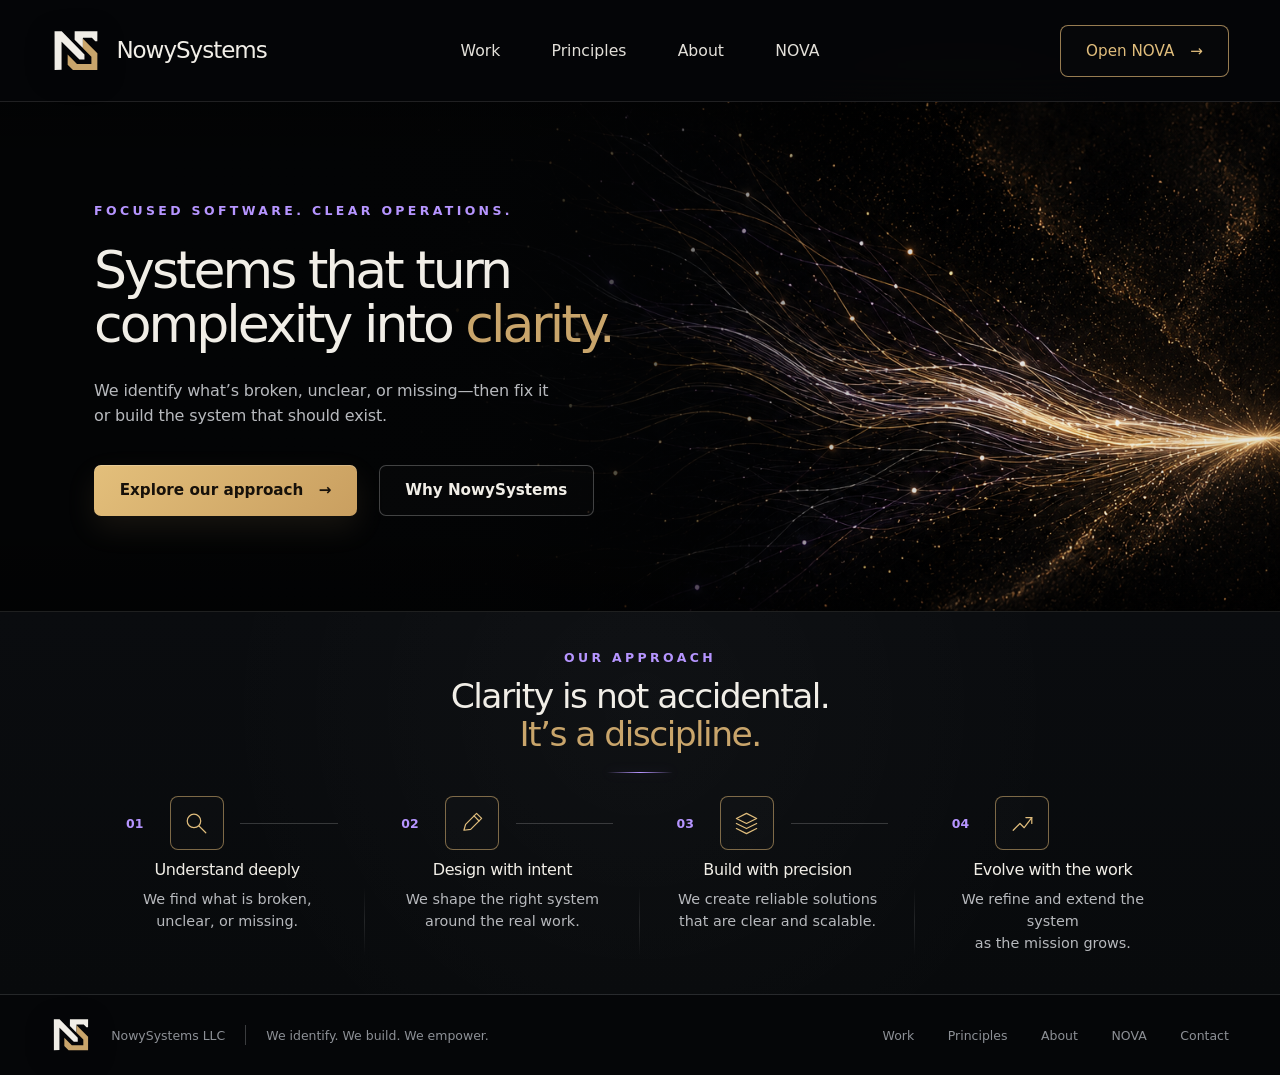
<file: index.html>
<!DOCTYPE html>
<html lang="en">
<head>
  <meta charset="UTF-8" />
  <meta name="viewport" content="width=device-width, initial-scale=1.0" />
  <title>NowySystems | Systems that turn complexity into clarity</title>
  <meta name="description" content="NowySystems identifies operational problems, fixes what is broken, and builds focused software systems that make complex work clearer." />
  <meta name="theme-color" content="#050608" />
  <meta name="color-scheme" content="dark" />
  <link rel="icon" href="assets/favicon.svg" type="image/svg+xml" />
  <link rel="preload" href="assets/hero-art.png" as="image" />
  <link rel="preload" href="assets/nowysystems-mark-approved-exact.svg" as="image" />
  <link rel="stylesheet" href="styles.css" />
</head>
<body>
  <header class="site-header">
    <a class="brand" href="#top" aria-label="NowySystems home">
      <img class="brand-mark" src="assets/nowysystems-mark-approved-exact.svg" alt="" width="44" height="48" />
      <span class="brand-wordmark">NowySystems</span>
    </a>

    <nav class="top-nav" aria-label="Primary navigation">
      <a href="#work">Work</a>
      <a href="#principles">Principles</a>
      <a href="#about">About</a>
      <a href="/nova/">NOVA</a>
    </nav>

    <a class="header-cta" href="/nova/">Open NOVA <span aria-hidden="true">→</span></a>
  </header>

  <main id="top">
    <section class="hero" id="work" aria-labelledby="hero-title">
      <img
        class="hero-art"
        src="assets/hero-art.png"
        alt=""
        width="1536"
        height="1024"
        aria-hidden="true"
        fetchpriority="high"
      />
      <div class="hero-copy">
        <p class="eyebrow">Focused software. Clear operations.</p>
        <h1 id="hero-title">Systems that turn<br />complexity into <span>clarity.</span></h1>
        <p class="hero-text">
          We identify what’s broken, unclear, or missing—then fix it<br class="desktop-break" />
          or build the system that should exist.
        </p>
        <div class="hero-actions">
          <a class="button primary" href="#principles">Explore our approach <span aria-hidden="true">→</span></a>
          <a class="button secondary" href="#about">Why NowySystems</a>
        </div>
      </div>
    </section>

    <section class="approach" id="principles" aria-labelledby="approach-title">
      <div class="approach-heading">
        <p class="eyebrow">Our approach</p>
        <h2 id="approach-title">Clarity is not accidental.<br /><span>It’s a discipline.</span></h2>
        <div class="heading-rule" aria-hidden="true"></div>
      </div>

      <div class="approach-grid">
        <article class="approach-card">
          <div class="step-row">
            <span class="step">01</span>
            <div class="icon-box" aria-hidden="true">
              <svg viewBox="0 0 32 32"><circle cx="13" cy="13" r="8"/><path d="m19 19 8 8"/></svg>
            </div>
            <span class="connector"></span>
          </div>
          <h3>Understand deeply</h3>
          <p>We find what is broken,<br />unclear, or missing.</p>
        </article>

        <article class="approach-card">
          <div class="step-row">
            <span class="step">02</span>
            <div class="icon-box" aria-hidden="true">
              <svg viewBox="0 0 32 32"><path d="m7 24 2-7L22 4l6 6-13 13-8 1Z"/><path d="m19 7 6 6"/></svg>
            </div>
            <span class="connector"></span>
          </div>
          <h3>Design with intent</h3>
          <p>We shape the right system<br />around the real work.</p>
        </article>

        <article class="approach-card">
          <div class="step-row">
            <span class="step">03</span>
            <div class="icon-box" aria-hidden="true">
              <svg viewBox="0 0 32 32"><path d="m4 10 12-6 12 6-12 6-12-6Z"/><path d="m4 16 12 6 12-6M4 22l12 6 12-6"/></svg>
            </div>
            <span class="connector"></span>
          </div>
          <h3>Build with precision</h3>
          <p>We create reliable solutions<br />that are clear and scalable.</p>
        </article>

        <article class="approach-card">
          <div class="step-row">
            <span class="step">04</span>
            <div class="icon-box" aria-hidden="true">
              <svg viewBox="0 0 32 32"><path d="M5 24 13 16l5 5 9-12"/><path d="M20 9h7v7"/></svg>
            </div>
          </div>
          <h3>Evolve with the work</h3>
          <p>We refine and extend the system<br />as the mission grows.</p>
        </article>
      </div>
    </section>
  </main>

  <footer class="site-footer" id="about">
    <div class="footer-brand">
      <img class="brand-mark" src="assets/nowysystems-mark-approved-exact.svg" alt="" width="44" height="48" />
      <span>NowySystems LLC</span>
      <span class="footer-divider" aria-hidden="true"></span>
      <span>We identify. We build. We empower.</span>
    </div>

    <nav class="footer-nav" aria-label="Footer navigation">
      <a href="#work">Work</a>
      <a href="#principles">Principles</a>
      <a href="#about">About</a>
      <a href="/nova/">NOVA</a>
      <a href="#top">Contact</a>
    </nav>
  </footer>
</body>
</html>
</file>
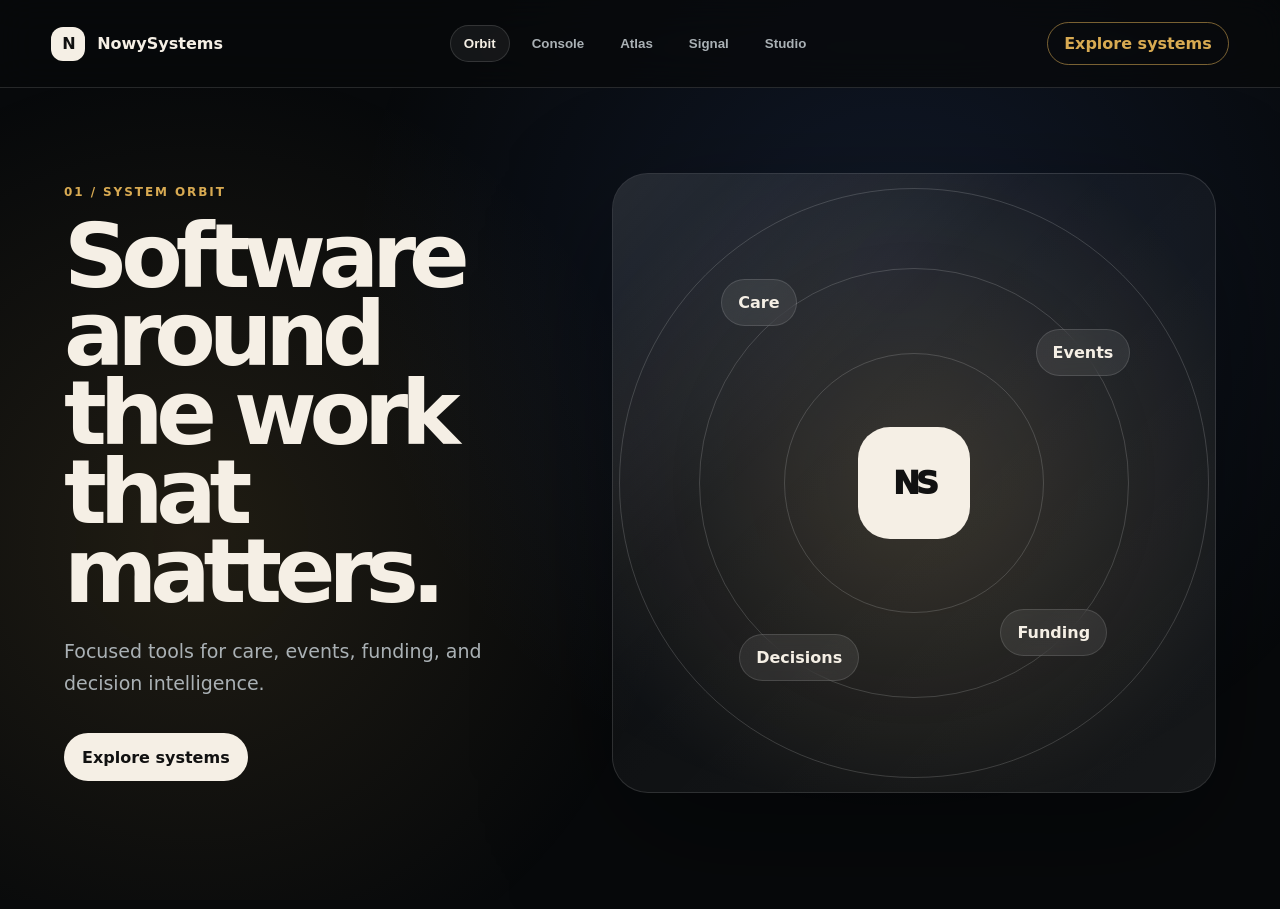
<file: concepts-v2/index.html>
<!DOCTYPE html>
<html lang="en">
<head>
  <meta charset="UTF-8" />
  <meta name="viewport" content="width=device-width, initial-scale=1.0" />
  <title>NowySystems Hero Concepts V2</title>
  <link rel="stylesheet" href="styles.css" />
</head>
<body>
  <header class="topbar">
    <a class="brand" href="/"><span>N</span>NowySystems</a>
    <nav>
      <button class="active" data-scene="0">Orbit</button>
      <button data-scene="1">Console</button>
      <button data-scene="2">Atlas</button>
      <button data-scene="3">Signal</button>
      <button data-scene="4">Studio</button>
    </nav>
    <a class="open" href="#principles">Explore systems</a>
  </header>

  <main>
    <section class="scene orbit active" data-panel="0">
      <div class="copy">
        <p>01 / System Orbit</p>
        <h1>Software around the work that matters.</h1>
        <span>Focused tools for care, events, funding, and decision intelligence.</span>
        <a href="#principles">Explore systems</a>
      </div>
      <div class="visual orbit-visual">
        <div class="core">NS</div>
        <div class="ring r1"></div><div class="ring r2"></div><div class="ring r3"></div>
        <b class="chip c1">Care</b><b class="chip c2">Events</b><b class="chip c3">Decisions</b><b class="chip c4">Funding</b>
      </div>
    </section>

    <section class="scene console" data-panel="1">
      <div class="copy">
        <p>02 / Product Console</p>
        <h1>One operating layer for focused software.</h1>
        <span>A modern studio surface for active demos and future systems.</span>
        <a href="#principles">Explore systems</a>
      </div>
      <div class="visual console-visual">
        <header><strong>NowySystems Console</strong><em>Live</em></header>
        <article class="primary"><b>Workflow suite</b><span>Care workflow demo route</span><small>Active MVP</small></article>
        <article><b>Bastion</b><span>Decision intelligence</span><small>Shaping</small></article>
        <article><b>Avora</b><span>Event operations</span><small>Future cycle</small></article>
        <article><b>DonorRoute</b><span>Funding workflow</span><small>Private preview</small></article>
      </div>
    </section>

    <section class="scene atlas" data-panel="2">
      <div class="copy">
        <p>03 / Workflow Atlas</p>
        <h1>Turn scattered work into systems people can use.</h1>
        <span>Clean, traceable flows without enterprise bloat.</span>
        <a href="#">Explore approach</a>
      </div>
      <div class="visual atlas-visual">
        <div class="path"></div>
        <i class="n intake">Intake</i><i class="n review">Review</i><i class="n route">Route</i><i class="n outcome">Outcome</i>
        <aside>Human review where it matters</aside>
      </div>
    </section>

    <section class="scene signal" data-panel="3">
      <div class="copy">
        <p>04 / Signal Surface</p>
        <h1>Less noise. Better work.</h1>
        <span>Bring the right signal forward so teams can act with confidence.</span>
        <a href="#">See principles</a>
      </div>
      <div class="visual signal-visual">
        <div class="wave"></div>
        <article><small>Input</small><b>Requests, forms, emails</b></article>
        <article><small>System</small><b>Review, route, track</b></article>
        <article><small>Outcome</small><b>Clear next action</b></article>
      </div>
    </section>

    <section class="scene studio" data-panel="4">
      <div class="copy wide">
        <p>05 / Studio Statement</p>
        <h1>Building software for the work generic platforms leave behind.</h1>
        <span>Founder-led. Workflow-first. Built for organizations doing important work.</span>
        <a href="#principles">Explore systems</a>
      </div>
      <div class="visual studio-visual"><span>Care</span><span>Events</span><span>Decisions</span><span>Funding</span><span>Support</span><span>Systems</span></div>
    </section>
  </main>

  <script src="script.js"></script>
</body>
</html>
</file>
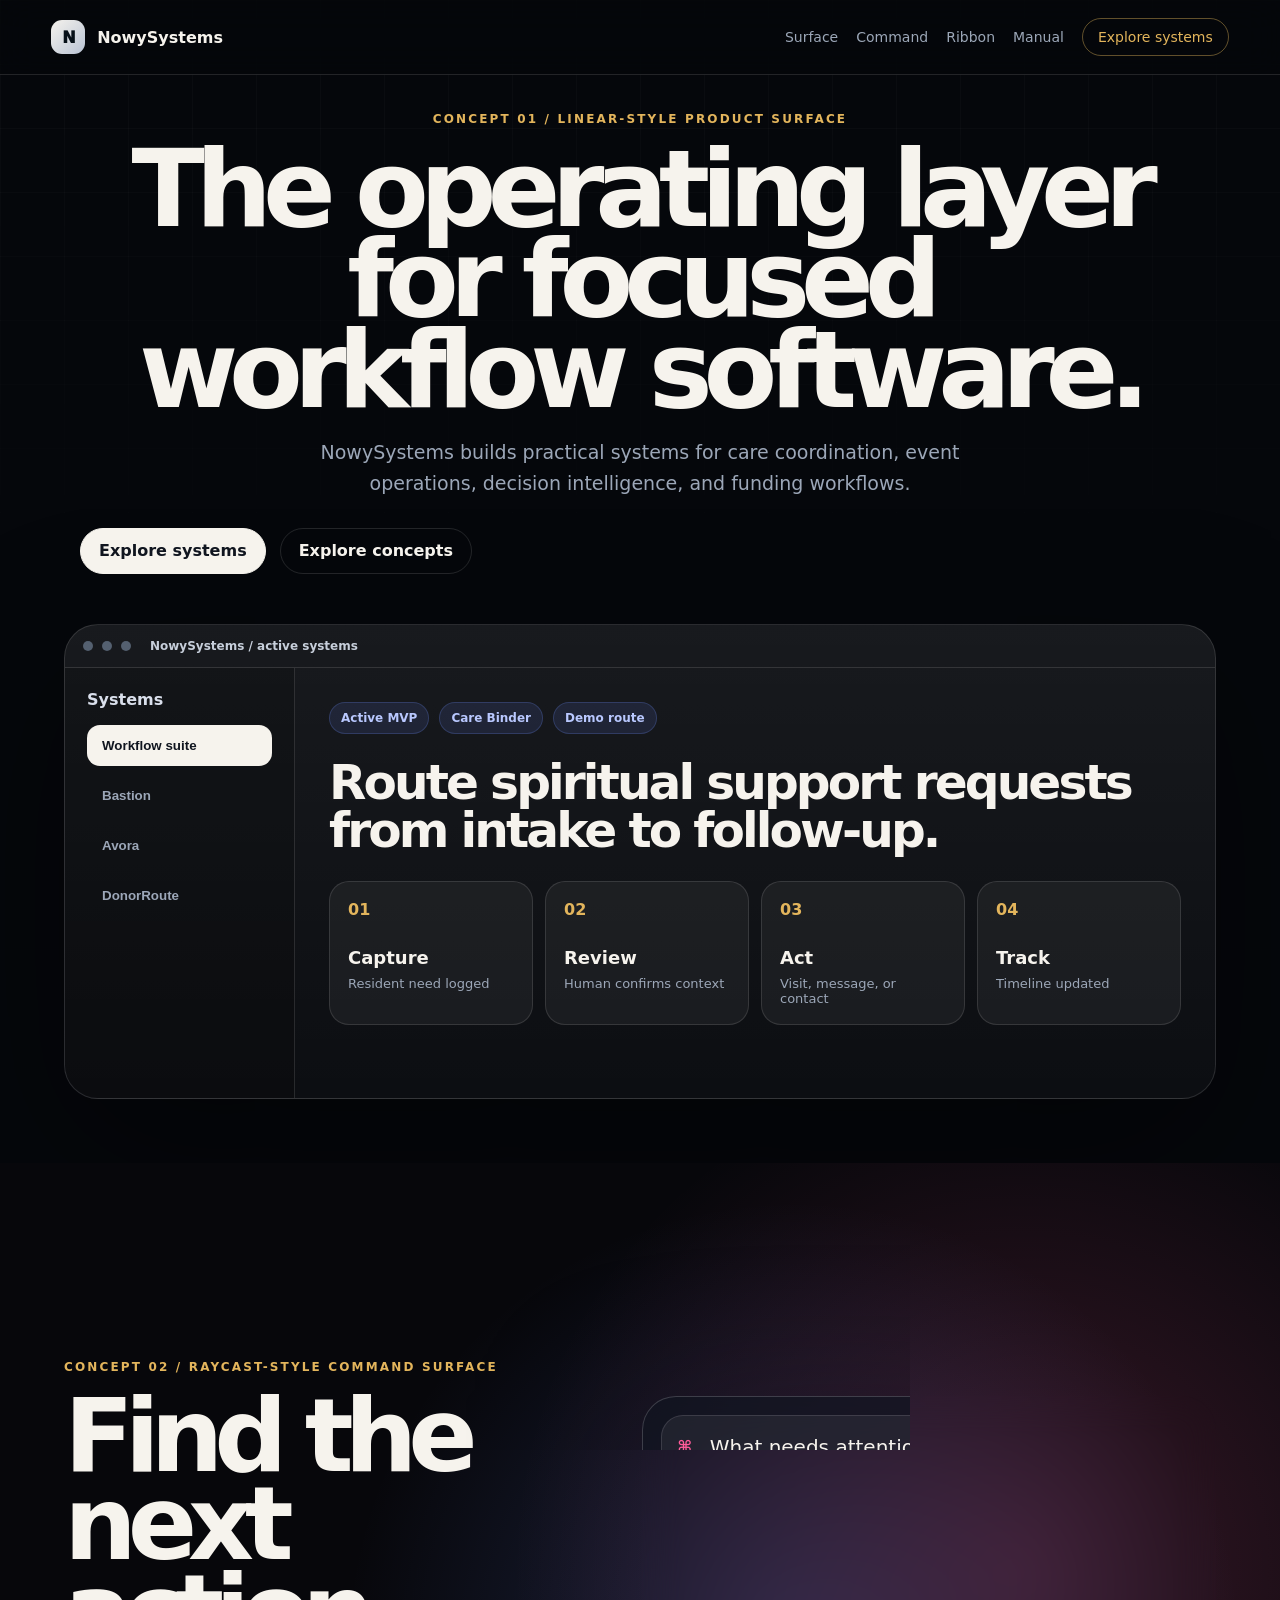
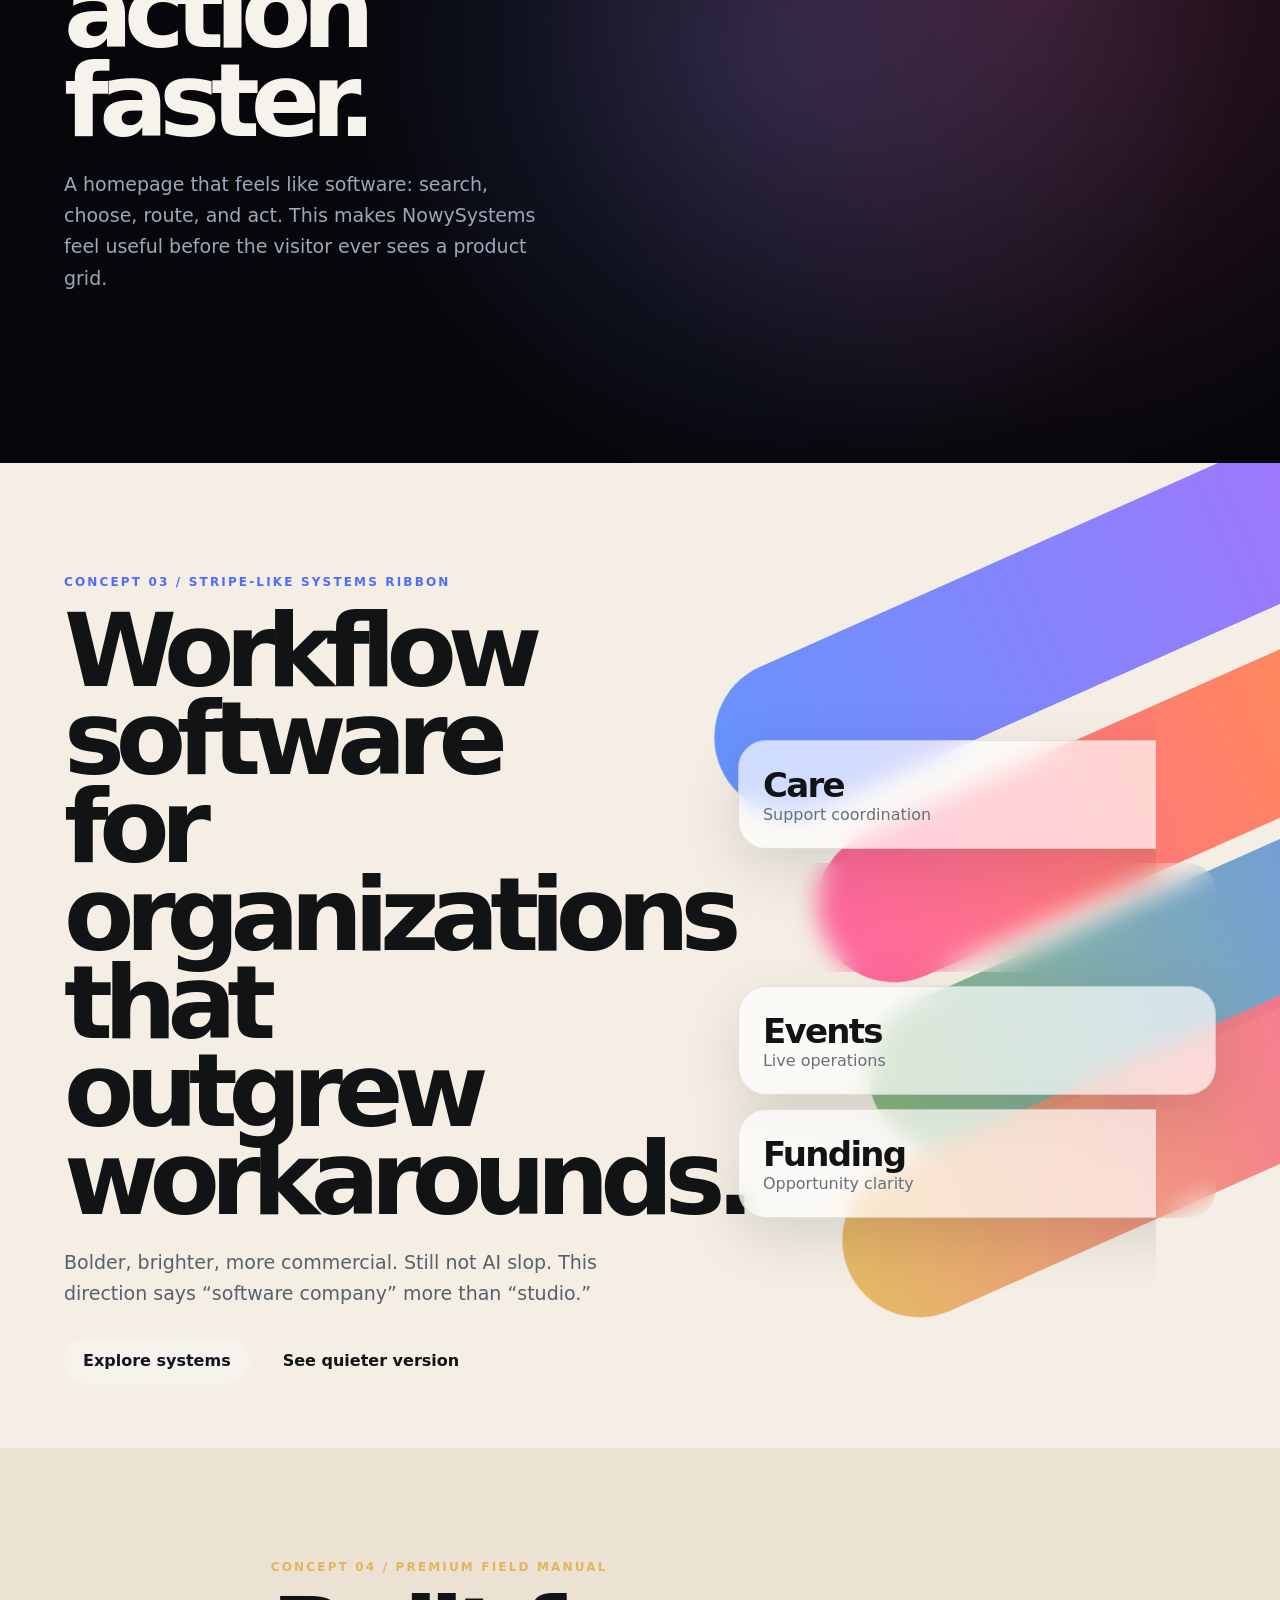
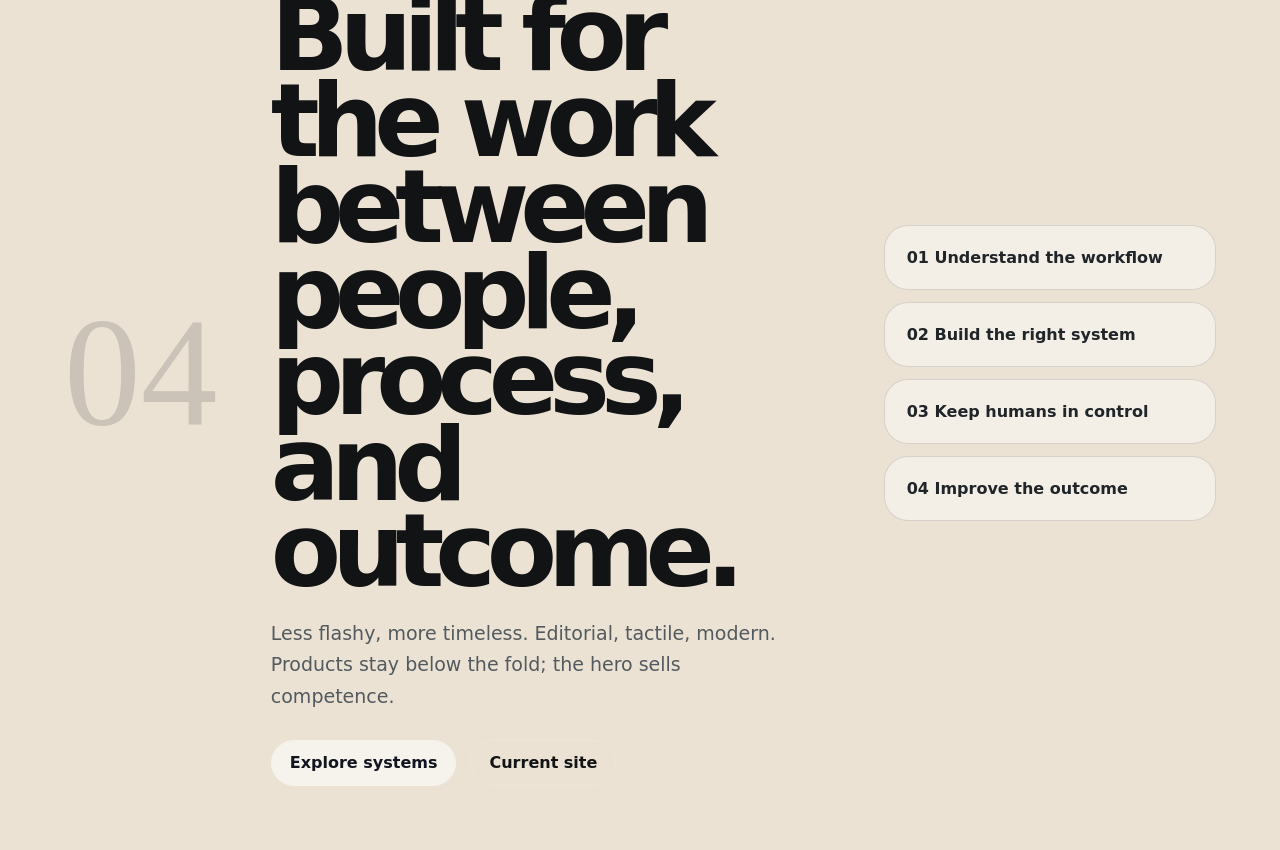
<file: concepts-v3/index.html>
<!DOCTYPE html>
<html lang="en">
<head>
  <meta charset="UTF-8" />
  <meta name="viewport" content="width=device-width, initial-scale=1.0" />
  <title>NowySystems Hero Concepts V3</title>
  <link rel="stylesheet" href="styles.css" />
</head>
<body>
  <header class="site-nav">
    <a class="brand" href="/"><span class="brand-mark">N</span><span>NowySystems</span></a>
    <nav>
      <a href="#surface">Surface</a>
      <a href="#command">Command</a>
      <a href="#ribbon">Ribbon</a>
      <a href="#manual">Manual</a>
      <a class="open" href="#principles">Explore systems</a>
    </nav>
  </header>

  <main>
    <section class="hero surface-hero" id="surface">
      <div class="hero-center">
        <p class="eyebrow">Concept 01 / Linear-style product surface</p>
        <h1>The operating layer for focused workflow software.</h1>
        <p class="lede">NowySystems builds practical systems for care coordination, event operations, decision intelligence, and funding workflows.</p>
        <div class="hero-actions"><a href="#principles">Explore systems</a><a href="#command">Explore concepts</a></div>
      </div>
      <div class="product-surface">
        <div class="window-bar"><span></span><span></span><span></span><b>NowySystems / active systems</b></div>
        <div class="surface-grid">
          <aside>
            <strong>Systems</strong>
            <button class="selected">Workflow suite</button>
            <button>Bastion</button>
            <button>Avora</button>
            <button>DonorRoute</button>
          </aside>
          <section class="issue-view">
            <div class="pill-row"><span>Active MVP</span><span>Care Binder</span><span>Demo route</span></div>
            <h2>Route spiritual support requests from intake to follow-up.</h2>
            <div class="timeline">
              <article><b>01</b><strong>Capture</strong><em>Resident need logged</em></article>
              <article><b>02</b><strong>Review</strong><em>Human confirms context</em></article>
              <article><b>03</b><strong>Act</strong><em>Visit, message, or contact</em></article>
              <article><b>04</b><strong>Track</strong><em>Timeline updated</em></article>
            </div>
          </section>
        </div>
      </div>
    </section>

    <section class="hero command-hero" id="command">
      <div class="split-copy">
        <p class="eyebrow">Concept 02 / Raycast-style command surface</p>
        <h1>Find the next action faster.</h1>
        <p class="lede">A homepage that feels like software: search, choose, route, and act. This makes NowySystems feel useful before the visitor ever sees a product grid.</p>
      </div>
      <div class="command-card">
        <div class="search-row"><span>⌘</span><input value="What needs attention?" aria-label="Demo command input" readonly /></div>
        <div class="command-results">
          <article class="hot"><b>Open demo</b><small>Care queue → person record → action → timeline</small><em>Return</em></article>
          <article><b>Review Bastion concept</b><small>Life planning and decision intelligence</small><em>B</em></article>
          <article><b>View operating principles</b><small>Workflow over dashboard, human review at the edge</small><em>P</em></article>
          <article><b>See event operations</b><small>Avora and Pink Gala workflow lessons</small><em>A</em></article>
        </div>
      </div>
    </section>

    <section class="hero ribbon-hero" id="ribbon">
      <div class="ribbon-bg"><span></span><span></span><span></span><span></span></div>
      <div class="split-copy light-copy">
        <p class="eyebrow">Concept 03 / Stripe-like systems ribbon</p>
        <h1>Workflow software for organizations that outgrew workarounds.</h1>
        <p class="lede">Bolder, brighter, more commercial. Still not AI slop. This direction says “software company” more than “studio.”</p>
        <div class="hero-actions"><a href="#principles">Explore systems</a><a href="#manual">See quieter version</a></div>
      </div>
      <div class="ribbon-stack">
        <article><strong>Care</strong><span>Support coordination</span></article>
        <article><strong>Decisions</strong><span>Profile-aware planning</span></article>
        <article><strong>Events</strong><span>Live operations</span></article>
        <article><strong>Funding</strong><span>Opportunity clarity</span></article>
      </div>
    </section>

    <section class="hero manual-hero" id="manual">
      <div class="manual-layout">
        <div class="manual-number">04</div>
        <div class="manual-copy">
          <p class="eyebrow">Concept 04 / premium field manual</p>
          <h1>Built for the work between people, process, and outcome.</h1>
          <p class="lede">Less flashy, more timeless. Editorial, tactile, modern. Products stay below the fold; the hero sells competence.</p>
          <div class="hero-actions"><a href="#principles">Explore systems</a><a href="/">Current site</a></div>
        </div>
        <div class="manual-panel">
          <span>01 Understand the workflow</span>
          <span>02 Build the right system</span>
          <span>03 Keep humans in control</span>
          <span>04 Improve the outcome</span>
        </div>
      </div>
    </section>
  </main>
</body>
</html>
</file>
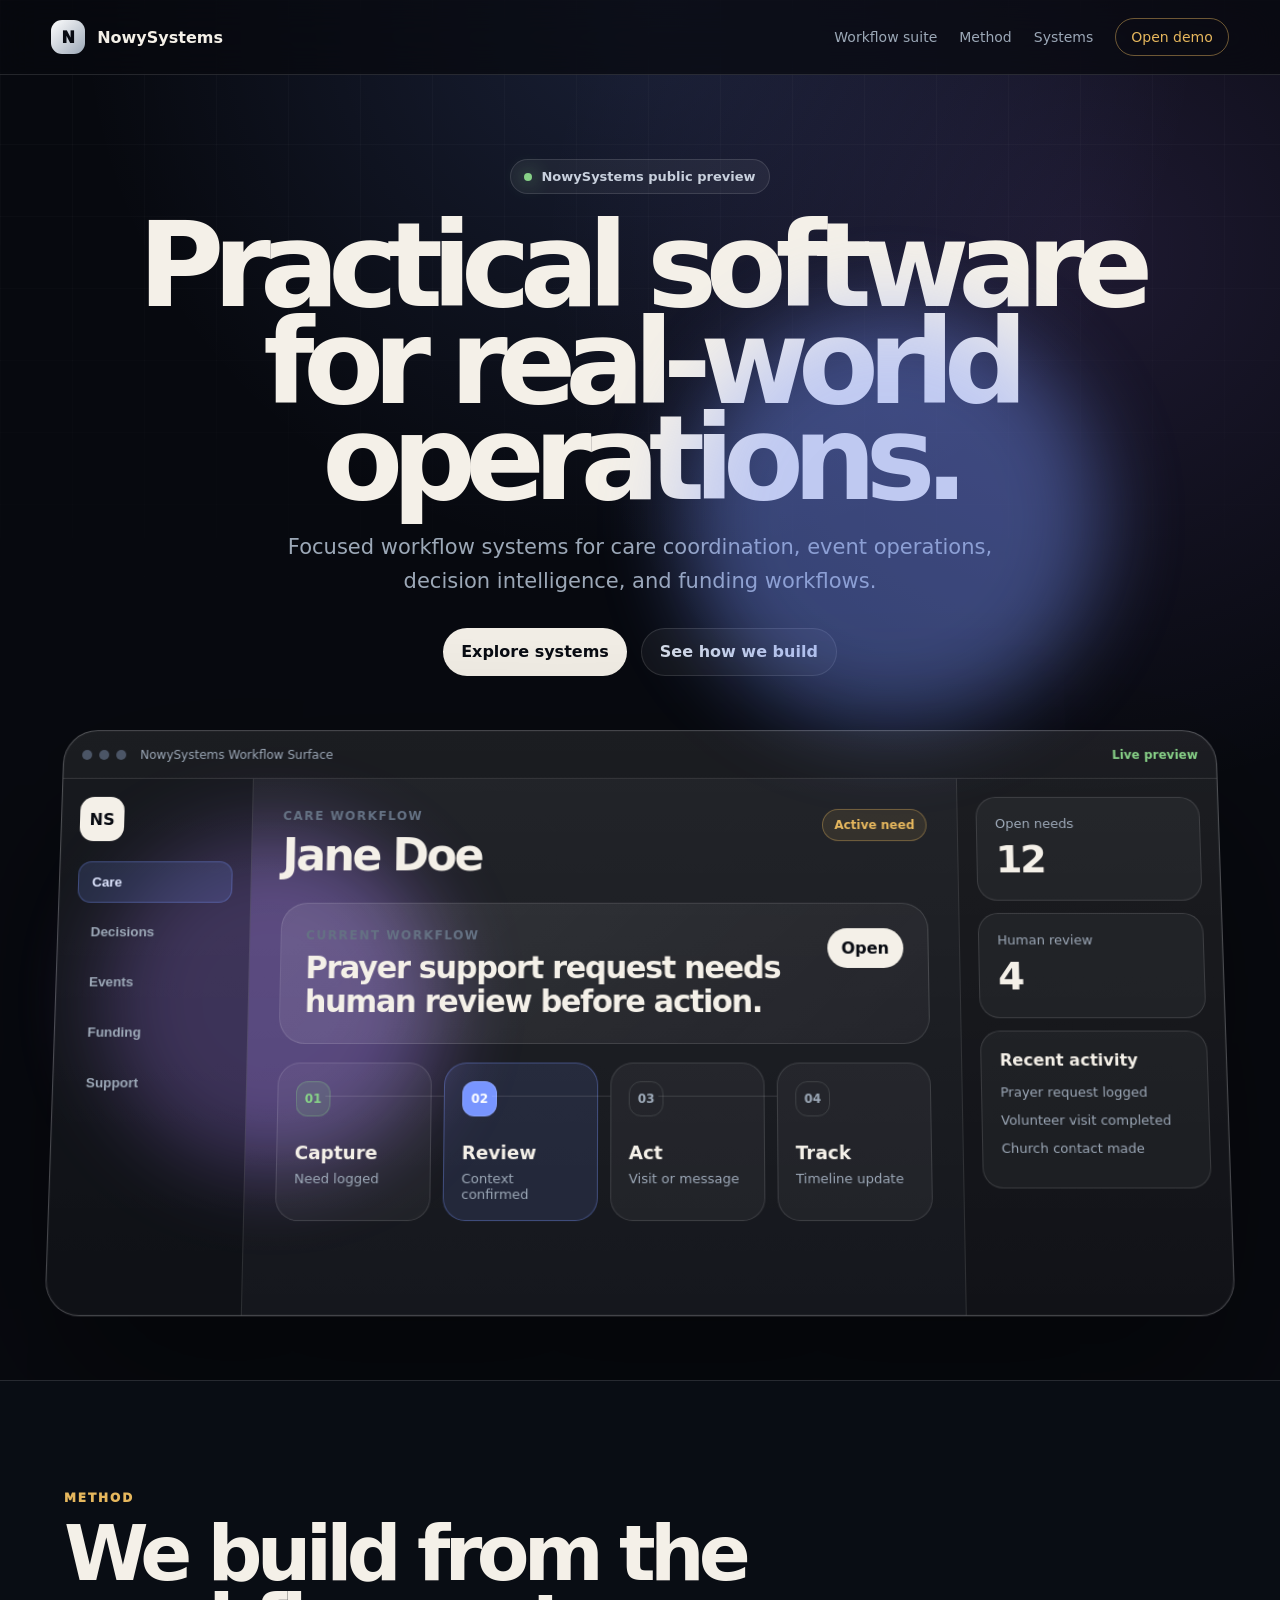
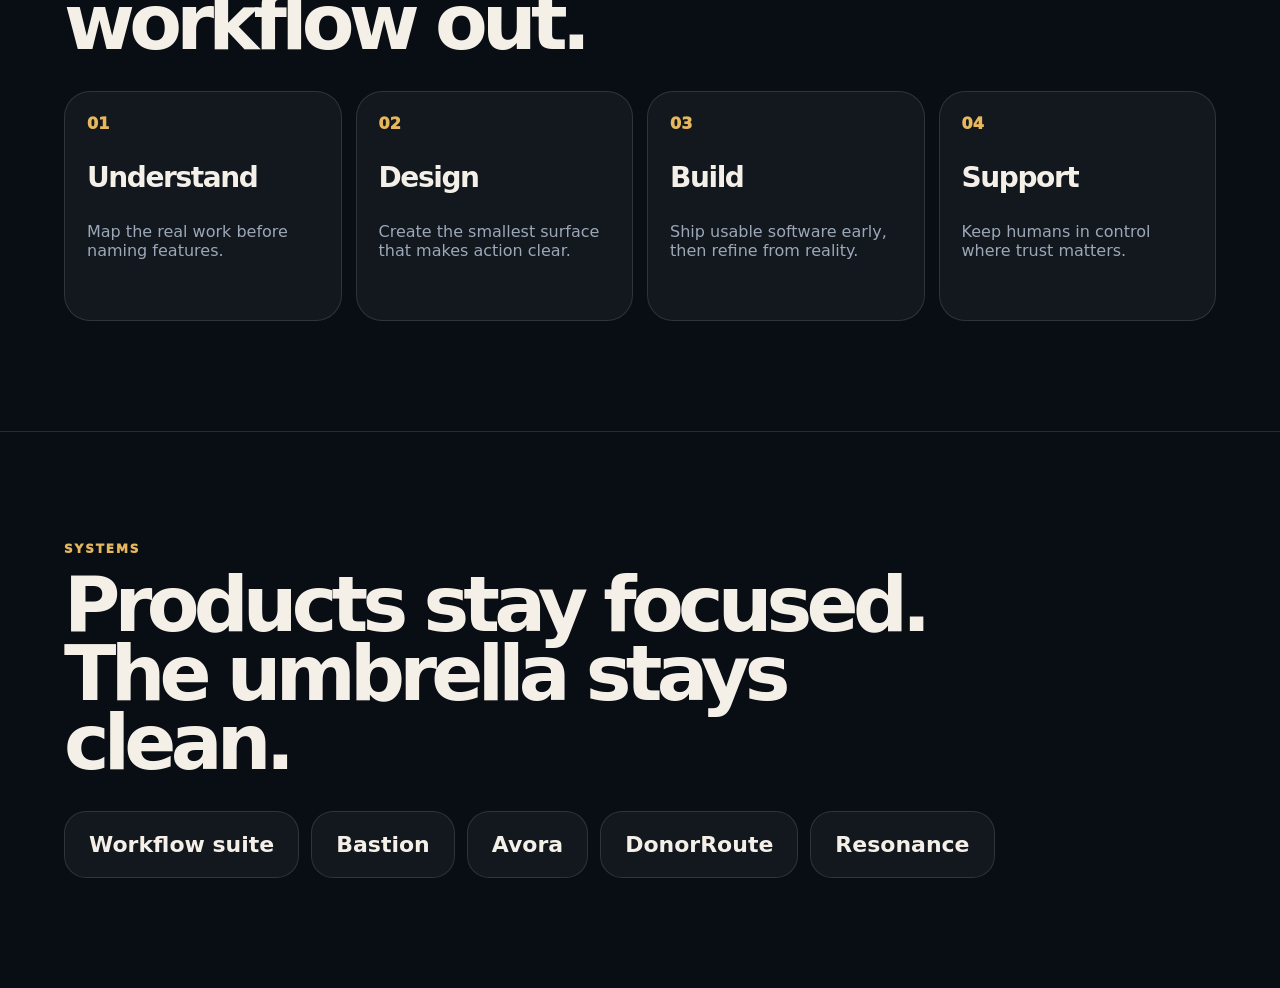
<file: concepts-v4/index.html>
<!DOCTYPE html>
<html lang="en">
<head>
  <meta charset="UTF-8" />
  <meta name="viewport" content="width=device-width, initial-scale=1.0" />
  <title>NowySystems V4 Hero</title>
  <link rel="stylesheet" href="styles.css" />
</head>
<body>
  <header class="nav">
    <a class="brand" href="/"><span class="mark">N</span><span>NowySystems</span></a>
    <nav>
      <a href="#principles">Workflow suite</a>
      <a href="#method">Method</a>
      <a href="#systems">Systems</a>
      <a class="pill" href="#principles">Open demo</a>
    </nav>
  </header>

  <main>
    <section class="hero">
      <div class="glow glow-one"></div>
      <div class="glow glow-two"></div>

      <div class="hero-copy">
        <div class="release-pill"><span></span> NowySystems public preview</div>
        <h1>Practical software for real-world operations.</h1>
        <p>Focused workflow systems for care coordination, event operations, decision intelligence, and funding workflows.</p>
        <div class="actions">
          <a class="primary" href="#principles">Explore systems</a>
          <a class="secondary" href="#method">See how we build</a>
        </div>
      </div>

      <div class="hero-product" aria-label="NowySystems workflow product preview">
        <div class="product-chrome">
          <div class="dots"><i></i><i></i><i></i></div>
          <span>NowySystems Workflow Surface</span>
          <b>Live preview</b>
        </div>
        <div class="app-shell">
          <aside class="rail">
            <strong>NS</strong>
            <button class="active">Care</button>
            <button>Decisions</button>
            <button>Events</button>
            <button>Funding</button>
            <button>Support</button>
          </aside>

          <section class="work-main">
            <div class="work-header">
              <div>
                <small>Care workflow</small>
                <h2>Jane Doe</h2>
              </div>
              <span class="status">Active need</span>
            </div>

            <div class="focus-card">
              <div>
                <small>Current workflow</small>
                <h3>Prayer support request needs human review before action.</h3>
              </div>
              <a href="#principles">Open</a>
            </div>

            <div class="workflow-line">
              <article class="complete"><span>01</span><b>Capture</b><em>Need logged</em></article>
              <article class="current"><span>02</span><b>Review</b><em>Context confirmed</em></article>
              <article><span>03</span><b>Act</b><em>Visit or message</em></article>
              <article><span>04</span><b>Track</b><em>Timeline update</em></article>
            </div>
          </section>

          <aside class="side-panel">
            <div class="metric"><span>Open needs</span><b>12</b></div>
            <div class="metric"><span>Human review</span><b>4</b></div>
            <div class="activity">
              <strong>Recent activity</strong>
              <p>Prayer request logged</p>
              <p>Volunteer visit completed</p>
              <p>Church contact made</p>
            </div>
          </aside>
        </div>
      </div>
    </section>

    <section class="method" id="method">
      <p class="label">Method</p>
      <h2>We build from the workflow out.</h2>
      <div class="method-grid">
        <article><span>01</span><h3>Understand</h3><p>Map the real work before naming features.</p></article>
        <article><span>02</span><h3>Design</h3><p>Create the smallest surface that makes action clear.</p></article>
        <article><span>03</span><h3>Build</h3><p>Ship usable software early, then refine from reality.</p></article>
        <article><span>04</span><h3>Support</h3><p>Keep humans in control where trust matters.</p></article>
      </div>
    </section>

    <section class="systems" id="systems">
      <div>
        <p class="label">Systems</p>
        <h2>Products stay focused. The umbrella stays clean.</h2>
      </div>
      <div class="system-row">
        <span>Workflow suite</span><span>Bastion</span><span>Avora</span><span>DonorRoute</span><span>Resonance</span>
      </div>
    </section>
  </main>
</body>
</html>
</file>
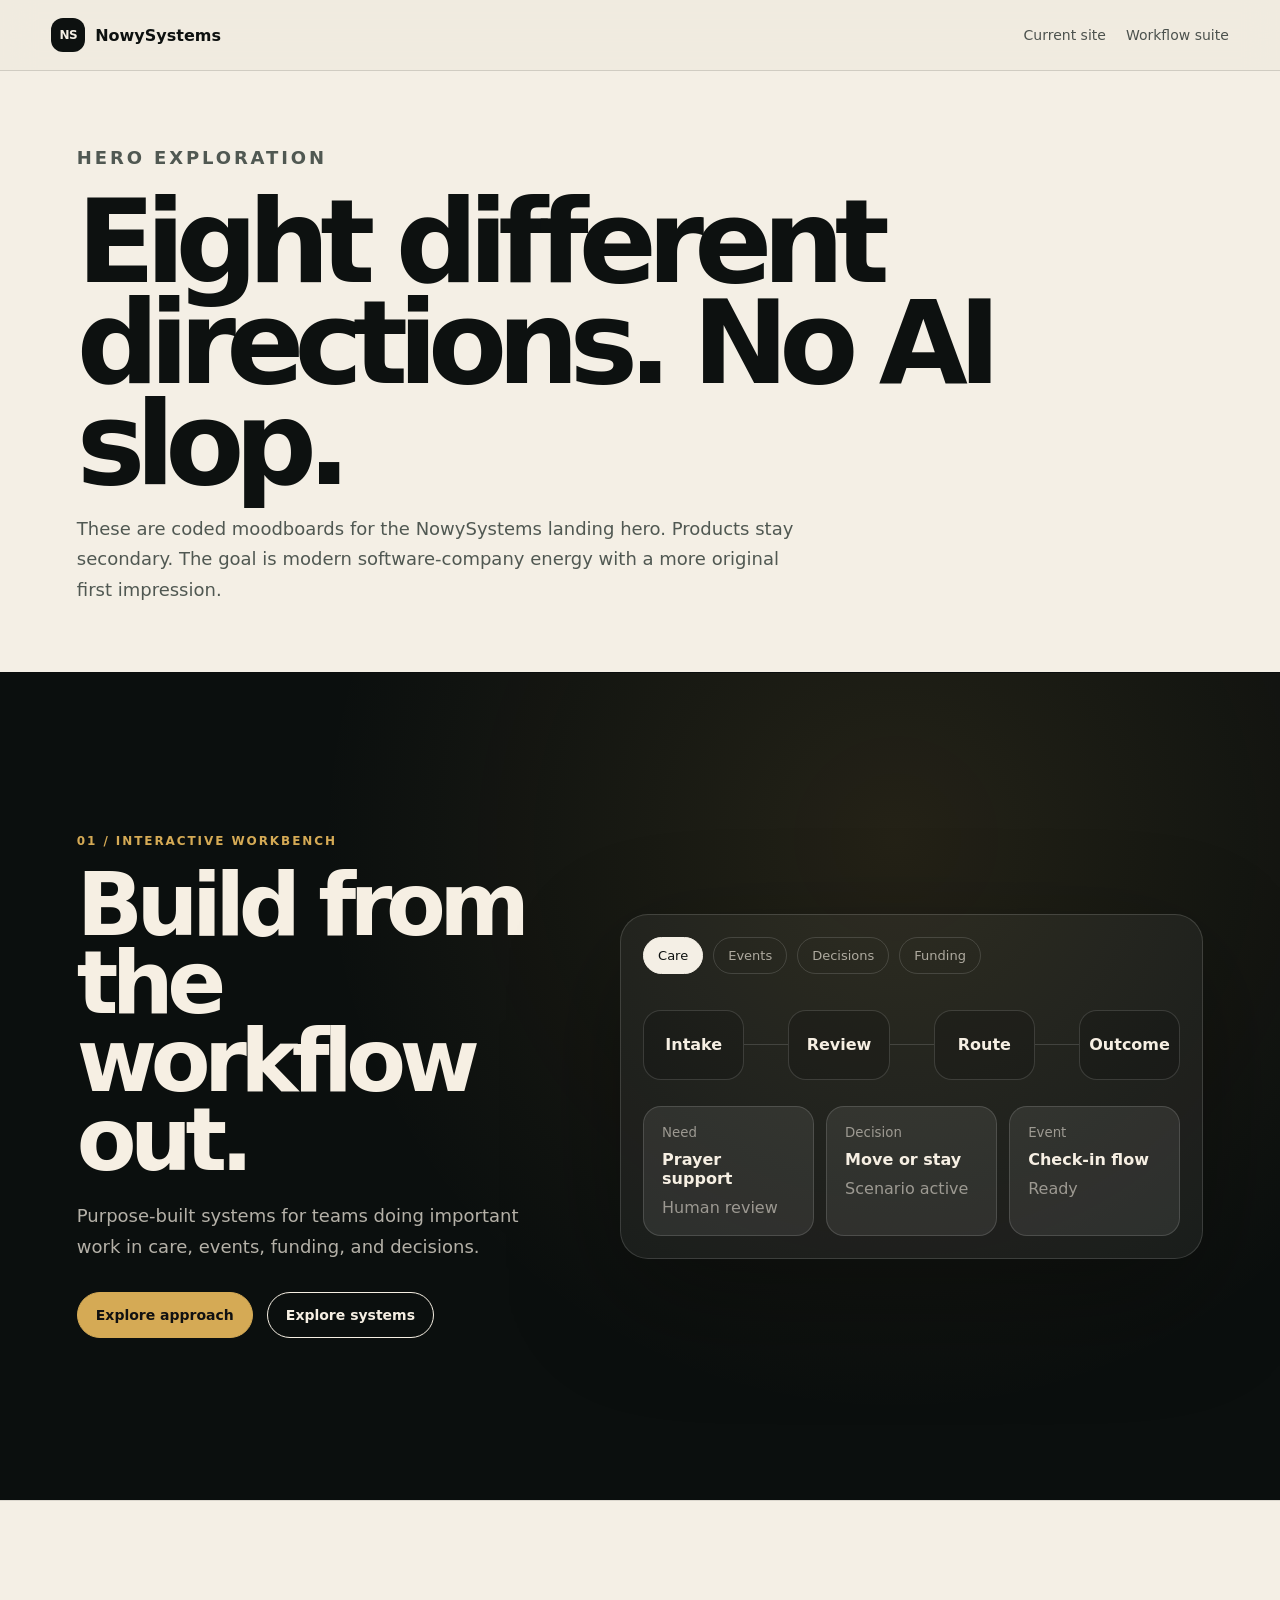
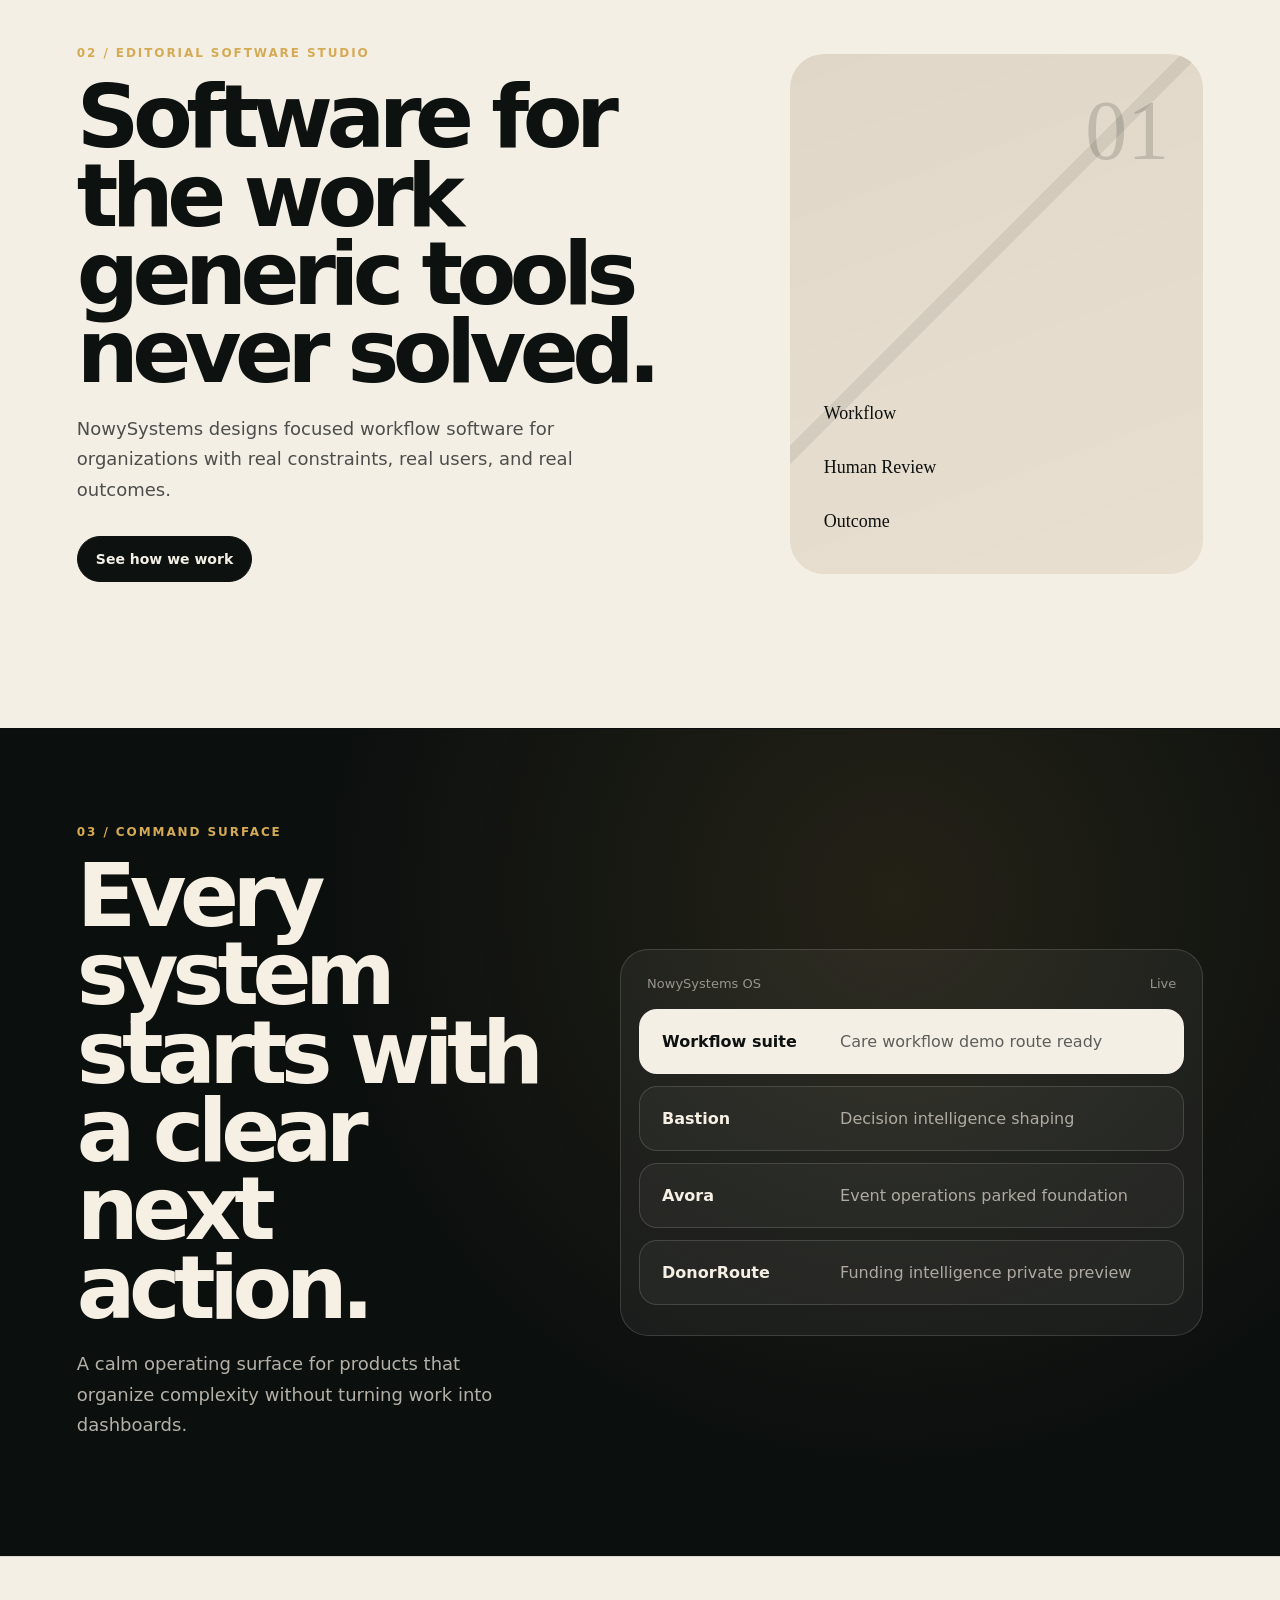
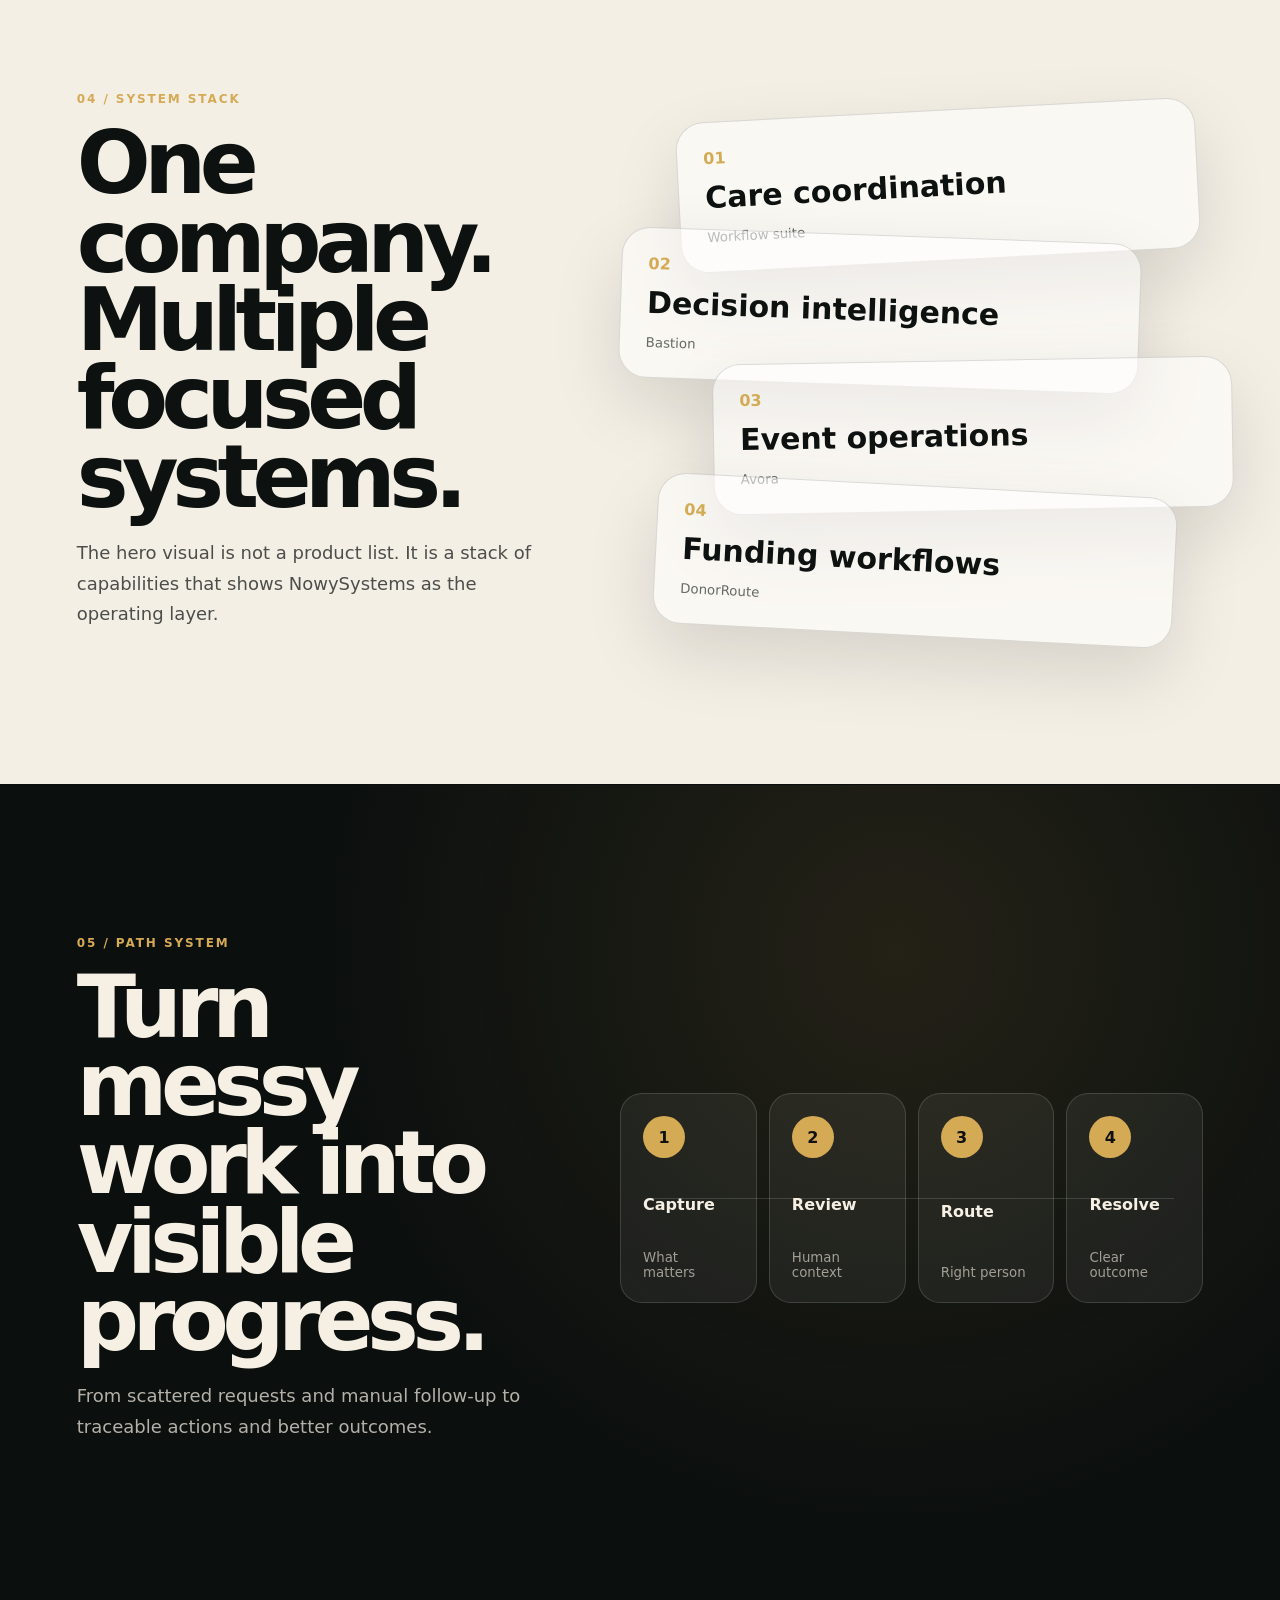
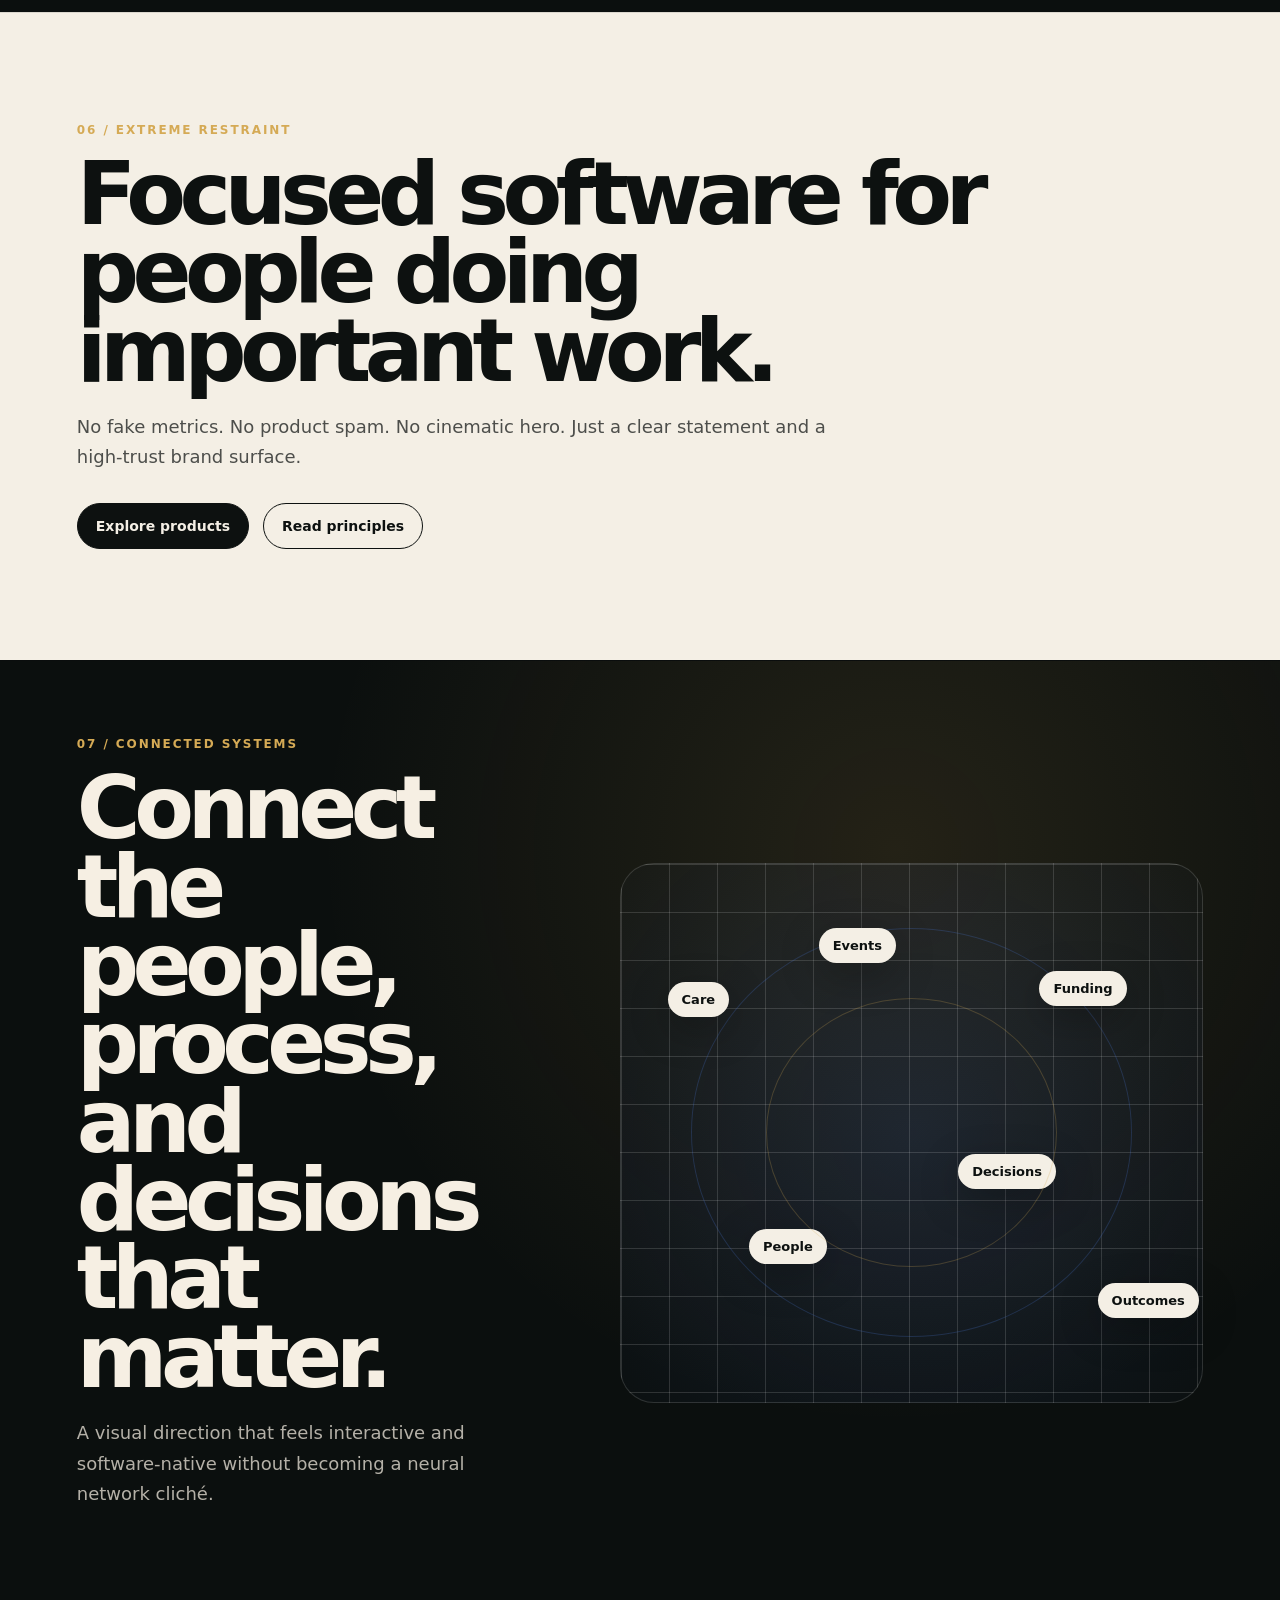
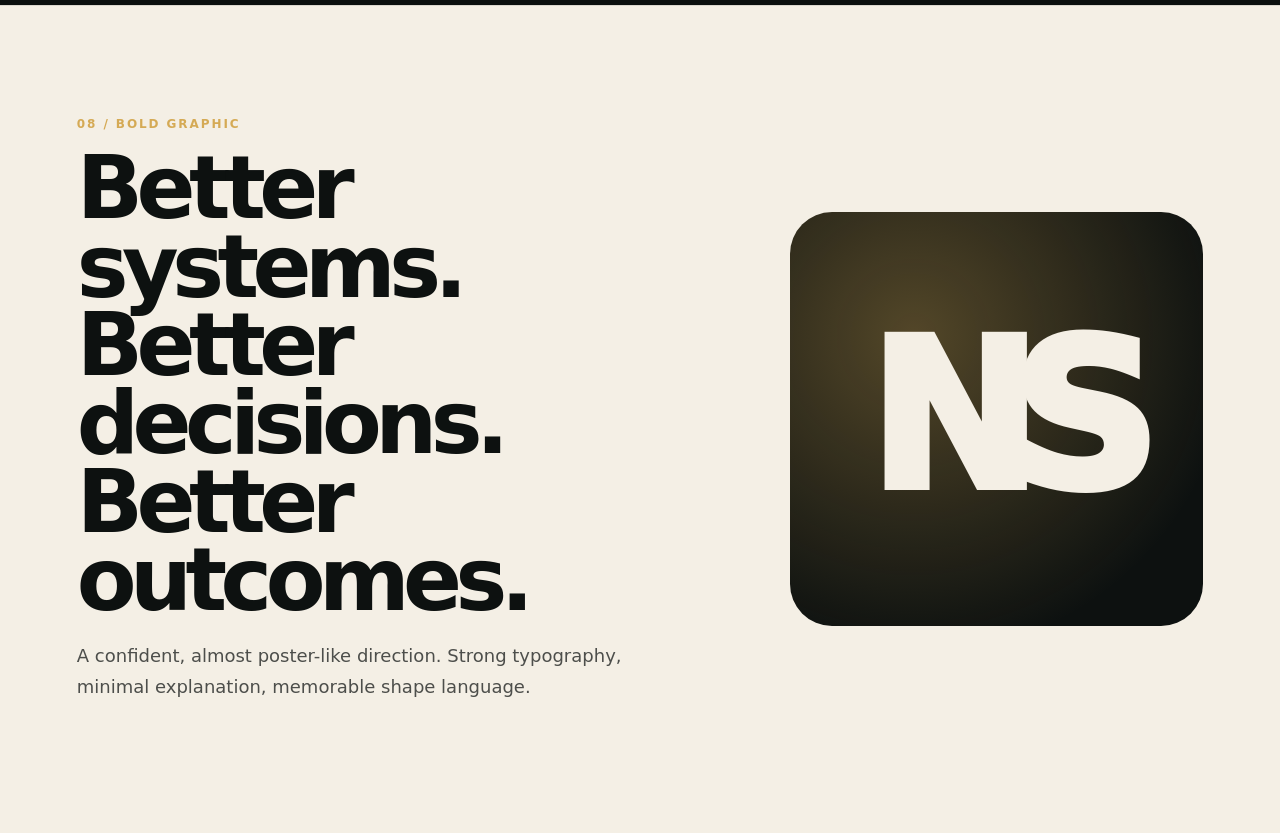
<file: concepts/index.html>
<!DOCTYPE html>
<html lang="en">
<head>
  <meta charset="UTF-8" />
  <meta name="viewport" content="width=device-width, initial-scale=1.0" />
  <title>NowySystems Hero Concepts</title>
  <link rel="stylesheet" href="concepts.css" />
</head>
<body>
  <header class="concept-header">
    <a href="/" class="brand"><span class="mark">NS</span> NowySystems</a>
    <nav>
      <a href="/">Current site</a>
      <a href="#principles">Workflow suite</a>
    </nav>
  </header>

  <main>
    <section class="intro">
      <p class="kicker">Hero exploration</p>
      <h1>Eight different directions. No AI slop.</h1>
      <p>These are coded moodboards for the NowySystems landing hero. Products stay secondary. The goal is modern software-company energy with a more original first impression.</p>
    </section>

    <section class="concept concept-workbench dark" id="workbench">
      <div class="copy">
        <p class="kicker">01 / Interactive Workbench</p>
        <h2>Build from the workflow out.</h2>
        <p>Purpose-built systems for teams doing important work in care, events, funding, and decisions.</p>
        <div class="actions"><a href="#">Explore approach</a><a href="#">Explore systems</a></div>
      </div>
      <div class="surface">
        <div class="tabs"><span class="active">Care</span><span>Events</span><span>Decisions</span><span>Funding</span></div>
        <div class="flow-row"><span>Intake</span><b></b><span>Review</span><b></b><span>Route</span><b></b><span>Outcome</span></div>
        <div class="work-grid">
          <article><small>Need</small><strong>Prayer support</strong><em>Human review</em></article>
          <article><small>Decision</small><strong>Move or stay</strong><em>Scenario active</em></article>
          <article><small>Event</small><strong>Check-in flow</strong><em>Ready</em></article>
        </div>
      </div>
    </section>

    <section class="concept concept-editorial light" id="editorial">
      <div class="copy">
        <p class="kicker">02 / Editorial Software Studio</p>
        <h2>Software for the work generic tools never solved.</h2>
        <p>NowySystems designs focused workflow software for organizations with real constraints, real users, and real outcomes.</p>
        <div class="actions"><a href="#">See how we work</a></div>
      </div>
      <div class="poster-block">
        <span>01</span>
        <span>Workflow</span>
        <span>Human Review</span>
        <span>Outcome</span>
      </div>
    </section>

    <section class="concept concept-command dark" id="command">
      <div class="copy">
        <p class="kicker">03 / Command Surface</p>
        <h2>Every system starts with a clear next action.</h2>
        <p>A calm operating surface for products that organize complexity without turning work into dashboards.</p>
      </div>
      <div class="command-panel">
        <div class="panel-top"><span>NowySystems OS</span><span>Live</span></div>
        <div class="command-item active"><strong>Workflow suite</strong><span>Care workflow demo route ready</span></div>
        <div class="command-item"><strong>Bastion</strong><span>Decision intelligence shaping</span></div>
        <div class="command-item"><strong>Avora</strong><span>Event operations parked foundation</span></div>
        <div class="command-item"><strong>DonorRoute</strong><span>Funding intelligence private preview</span></div>
      </div>
    </section>

    <section class="concept concept-stack light" id="stack">
      <div class="copy">
        <p class="kicker">04 / System Stack</p>
        <h2>One company. Multiple focused systems.</h2>
        <p>The hero visual is not a product list. It is a stack of capabilities that shows NowySystems as the operating layer.</p>
      </div>
      <div class="stack-cards">
        <article><span>01</span><strong>Care coordination</strong><small>Workflow suite</small></article>
        <article><span>02</span><strong>Decision intelligence</strong><small>Bastion</small></article>
        <article><span>03</span><strong>Event operations</strong><small>Avora</small></article>
        <article><span>04</span><strong>Funding workflows</strong><small>DonorRoute</small></article>
      </div>
    </section>

    <section class="concept concept-path dark" id="path">
      <div class="copy">
        <p class="kicker">05 / Path System</p>
        <h2>Turn messy work into visible progress.</h2>
        <p>From scattered requests and manual follow-up to traceable actions and better outcomes.</p>
      </div>
      <div class="path-line">
        <div><span>1</span><strong>Capture</strong><small>What matters</small></div>
        <div><span>2</span><strong>Review</strong><small>Human context</small></div>
        <div><span>3</span><strong>Route</strong><small>Right person</small></div>
        <div><span>4</span><strong>Resolve</strong><small>Clear outcome</small></div>
      </div>
    </section>

    <section class="concept concept-plain light" id="plain">
      <div class="copy full">
        <p class="kicker">06 / Extreme Restraint</p>
        <h2>Focused software for people doing important work.</h2>
        <p>No fake metrics. No product spam. No cinematic hero. Just a clear statement and a high-trust brand surface.</p>
        <div class="actions"><a href="#">Explore products</a><a href="#">Read principles</a></div>
      </div>
    </section>

    <section class="concept concept-map dark" id="map">
      <div class="copy">
        <p class="kicker">07 / Connected Systems</p>
        <h2>Connect the people, process, and decisions that matter.</h2>
        <p>A visual direction that feels interactive and software-native without becoming a neural network cliché.</p>
      </div>
      <div class="node-map" aria-hidden="true">
        <span style="--x:8%;--y:22%">Care</span><span style="--x:34%;--y:12%">Events</span><span style="--x:72%;--y:20%">Funding</span><span style="--x:22%;--y:68%">People</span><span style="--x:58%;--y:54%">Decisions</span><span style="--x:82%;--y:78%">Outcomes</span>
      </div>
    </section>

    <section class="concept concept-bold light" id="bold">
      <div class="copy">
        <p class="kicker">08 / Bold Graphic</p>
        <h2>Better systems. Better decisions. Better outcomes.</h2>
        <p>A confident, almost poster-like direction. Strong typography, minimal explanation, memorable shape language.</p>
      </div>
      <div class="big-symbol">NS</div>
    </section>
  </main>
</body>
</html>
</file>
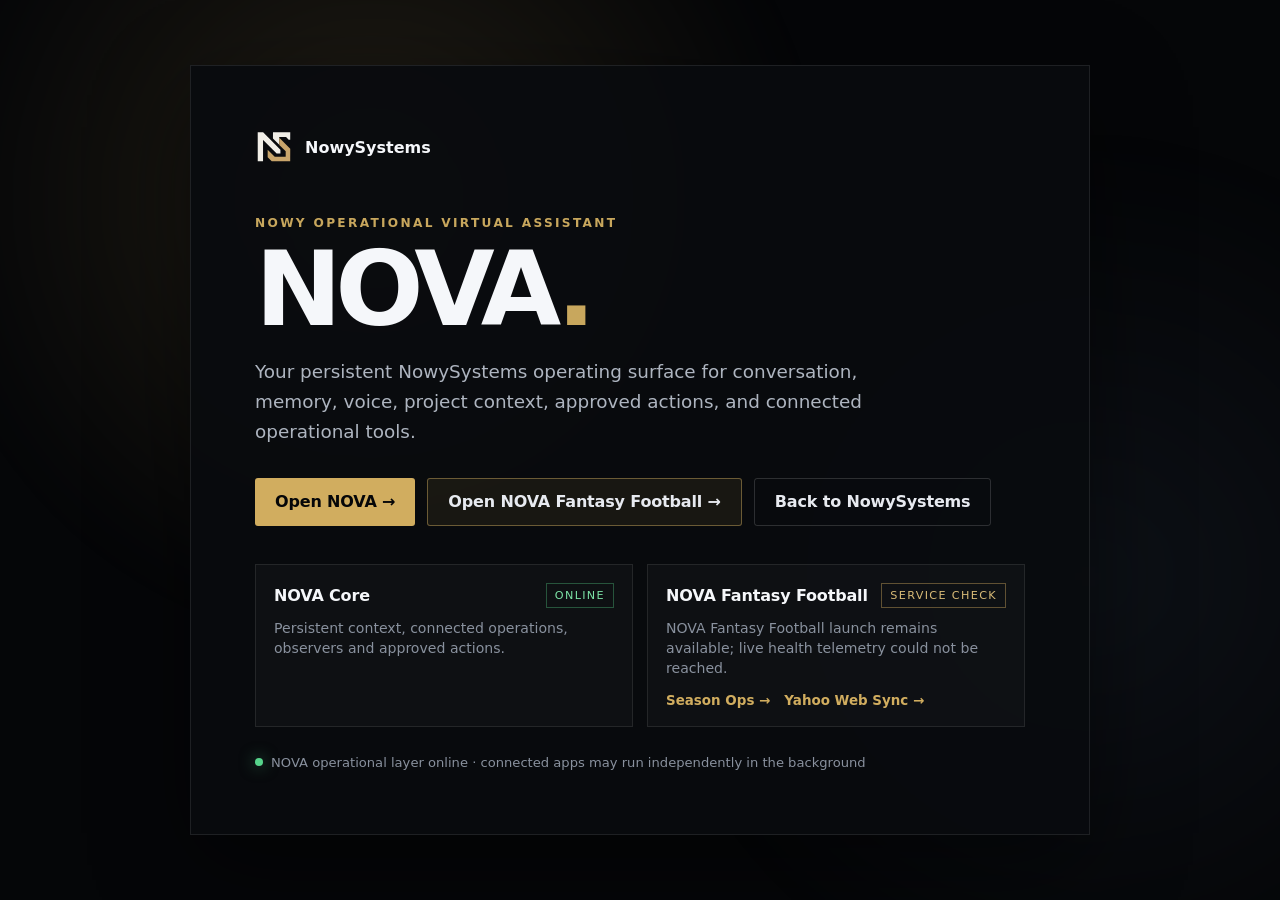
<file: nova/index.html>
<!DOCTYPE html>
<html lang="en">
<head>
  <meta charset="UTF-8" />
  <meta name="viewport" content="width=device-width, initial-scale=1.0" />
  <title>NOVA | NowySystems</title>
  <meta name="description" content="NOVA — the Nowy Operational Virtual Assistant for NowySystems." />
  <meta name="theme-color" content="#050608" />
  <meta name="color-scheme" content="dark" />
  <link rel="icon" href="../assets/favicon.svg" type="image/svg+xml" />
  <style>
    :root { color-scheme: dark; }
    * { box-sizing: border-box; }
    html, body { margin: 0; min-height: 100%; background: #050608; color: #f5f7fa; font-family: Inter, ui-sans-serif, system-ui, -apple-system, BlinkMacSystemFont, "Segoe UI", sans-serif; }
    body { min-height: 100dvh; display: grid; place-items: center; }
    .ambient { position: fixed; inset: -20%; pointer-events: none; background: radial-gradient(circle at 35% 30%, rgba(201,167,92,.15), transparent 30%), radial-gradient(circle at 75% 60%, rgba(76,98,130,.12), transparent 28%); filter: blur(30px); }
    .shell { position: relative; z-index: 1; width: min(900px, calc(100% - 32px)); margin: 24px 0; padding: clamp(28px,6vw,64px); border: 1px solid rgba(255,255,255,.09); background: rgba(9,11,15,.92); box-shadow: 0 30px 90px rgba(0,0,0,.45); }
    .brand { display: inline-flex; align-items: center; gap: 12px; color: inherit; text-decoration: none; font-weight: 700; }
    .brand img { width: 38px; height: auto; }
    .eyebrow { margin-top: 48px; color: #c8a75d; font-size: .76rem; text-transform: uppercase; letter-spacing: .19em; font-weight: 700; }
    h1 { margin: 12px 0 14px; font-size: clamp(3rem,10vw,6.5rem); line-height: .92; letter-spacing: -.065em; }
    h1 span { color: #c8a75d; }
    p { max-width: 680px; color: #aeb5c0; font-size: clamp(1rem,2vw,1.15rem); line-height: 1.65; }
    .actions { display: flex; gap: 12px; flex-wrap: wrap; margin-top: 30px; }
    .button { min-height: 48px; padding: 0 20px; display: inline-flex; align-items: center; justify-content: center; border-radius: 3px; text-decoration: none; font-weight: 750; letter-spacing: -.01em; }
    .primary { color: #050608; background: #d1ad5f; }
    .secondary { color: #e7eaf0; border: 1px solid rgba(255,255,255,.15); }
    .tool { color: #e7eaf0; border: 1px solid rgba(209,173,95,.45); background: rgba(209,173,95,.08); }
    .services { margin-top: 38px; display: grid; grid-template-columns: repeat(2, minmax(0,1fr)); gap: 14px; }
    .service { padding: 18px; border: 1px solid rgba(255,255,255,.09); background: rgba(255,255,255,.025); }
    .service-head { display: flex; justify-content: space-between; gap: 12px; align-items: center; }
    .service h2 { margin: 0; font-size: 1rem; letter-spacing: -.01em; }
    .service p { margin: 10px 0 0; font-size: .88rem; line-height: 1.45; color: #89919e; }
    .pill { padding: 5px 8px; border: 1px solid rgba(86,211,139,.35); color: #7ce2a6; font-size: .7rem; text-transform: uppercase; letter-spacing: .12em; }
    .pill.warn { border-color: rgba(209,173,95,.42); color: #d7ba77; }
    .service-links { margin-top: 14px; display: flex; gap: 14px; flex-wrap: wrap; }
    .service-links a { color: #d1ad5f; text-decoration: none; font-size: .84rem; font-weight: 700; }
    .status { margin-top: 28px; display: flex; align-items: center; gap: 8px; color: #89919e; font-size: .82rem; }
    .dot { width: 8px; height: 8px; border-radius: 50%; background: #56d38b; box-shadow: 0 0 16px rgba(86,211,139,.6); }
    @media (max-width: 700px) {
      body { align-items: stretch; }
      .shell { width: 100%; min-height: 100dvh; margin: 0; border: 0; padding: 28px 20px 42px; display: flex; flex-direction: column; justify-content: center; }
      .eyebrow { margin-top: 38px; }
      .actions { flex-direction: column; }
      .button { width: 100%; }
      .services { grid-template-columns: 1fr; }
    }
  </style>
</head>
<body>
  <div class="ambient" aria-hidden="true"></div>
  <main class="shell">
    <a class="brand" href="/" aria-label="NowySystems home">
      <img src="../assets/nowysystems-mark-approved-exact.svg" alt="" width="38" height="42" />
      <span>NowySystems</span>
    </a>
    <div class="eyebrow">Nowy Operational Virtual Assistant</div>
    <h1>NOVA<span>.</span></h1>
    <p>Your persistent NowySystems operating surface for conversation, memory, voice, project context, approved actions, and connected operational tools.</p>
    <div class="actions">
      <a class="button primary" href="https://nova-ll-cole-js-projects.vercel.app">Open NOVA <span aria-hidden="true">&nbsp;→</span></a>
      <a class="button tool" href="https://fantasy-war-room-six.vercel.app/">Open NOVA Fantasy Football <span aria-hidden="true">&nbsp;→</span></a>
      <a class="button secondary" href="/">Back to NowySystems</a>
    </div>

    <section class="services" aria-label="Connected NOVA services">
      <article class="service">
        <div class="service-head"><h2>NOVA Core</h2><span class="pill">Online</span></div>
        <p>Persistent context, connected operations, observers and approved actions.</p>
      </article>
      <article class="service">
        <div class="service-head"><h2>NOVA Fantasy Football</h2><span class="pill" id="ffwr-pill">Checking</span></div>
        <p id="ffwr-detail">Checking the live background service and Yahoo league-state freshness.</p>
        <div class="service-links">
          <a href="https://fantasy-war-room-six.vercel.app/season-ops">Season Ops →</a>
          <a href="https://fantasy-war-room-six.vercel.app/yahoo-sync">Yahoo Web Sync →</a>
        </div>
      </article>
    </section>

    <div class="status"><span class="dot"></span> NOVA operational layer online · connected apps may run independently in the background</div>
  </main>
  <script>
    const pill = document.getElementById('ffwr-pill');
    const detail = document.getElementById('ffwr-detail');
    async function refreshFFWR() {
      try {
        const res = await fetch('https://fantasy-war-room-six.vercel.app/api/health', { cache: 'no-store' });
        if (!res.ok) throw new Error('health check failed');
        const data = await res.json();
        const snap = data.yahooWebSnapshot || {};
        pill.textContent = data.operational ? 'Online' : 'Attention';
        pill.classList.toggle('warn', !data.operational || !snap.fresh);
        if (snap.available) {
          detail.textContent = `Background ops online. Yahoo league 656819 snapshot ${snap.fresh ? 'fresh' : 'needs refresh'}${snap.ageHours != null ? ` · ${snap.ageHours}h old` : ''}.`;
        } else {
          detail.textContent = 'Background ops online. Yahoo Web Sync is needed to seed the first private league snapshot.';
          pill.classList.add('warn');
        }
      } catch (_) {
        pill.textContent = 'Service check';
        pill.classList.add('warn');
        detail.textContent = 'NOVA Fantasy Football launch remains available; live health telemetry could not be reached.';
      }
    }
    refreshFFWR();
    setInterval(refreshFFWR, 60000);
  </script>
</body>
</html>
</file>
<file: styles.css>
:root {
  --black: #050608;
  --black-soft: #0a0c0f;
  --ivory: #f1eee7;
  --muted: #b7b9bd;
  --muted-2: #8d9096;
  --gold: #c9a56b;
  --gold-bright: #e0bd7c;
  --violet: #b695ff;
  --line: rgba(255,255,255,.11);
  --line-soft: rgba(255,255,255,.07);
  --ease: cubic-bezier(.22,.8,.24,1);
}

* { box-sizing: border-box; }
html { scroll-behavior: smooth; }
body {
  margin: 0;
  min-width: 320px;
  color: var(--ivory);
  background: var(--black);
  font-family: Inter, ui-sans-serif, system-ui, -apple-system, BlinkMacSystemFont, "Segoe UI", sans-serif;
  -webkit-font-smoothing: antialiased;
  text-rendering: optimizeLegibility;
}
a { color: inherit; text-decoration: none; }
img, svg { display: block; }
::selection { color: #fff; background: rgba(201,165,107,.28); }
:focus-visible { outline: 2px solid var(--gold-bright); outline-offset: 4px; border-radius: 4px; }

body::before {
  content: "";
  position: fixed;
  inset: 0;
  z-index: -4;
  background:
    radial-gradient(circle at 75% 33%, rgba(201,165,107,.07), transparent 34rem),
    radial-gradient(circle at 48% 72%, rgba(182,149,255,.03), transparent 30rem),
    linear-gradient(180deg, #050608 0%, #080a0d 100%);
}

.site-header {
  height: 102px;
  display: grid;
  grid-template-columns: 1fr auto 1fr;
  align-items: center;
  gap: 2rem;
  padding: 0 clamp(2rem, 4vw, 4rem);
  position: relative;
  z-index: 20;
  border-bottom: 1px solid var(--line);
  background: rgba(5,6,8,.92);
  backdrop-filter: blur(16px);
}

.brand,
.footer-brand { display: inline-flex; align-items: center; }
.brand {
  justify-self: start;
  gap: .95rem;
  font-size: clamp(1.4rem, 1.8vw, 1.9rem);
  font-weight: 410;
  letter-spacing: -.045em;
}
.brand-mark {
  width: 50px;
  height: 50px;
  flex: 0 0 auto;
  filter: drop-shadow(0 6px 14px rgba(0,0,0,.3));
}
.brand-wordmark { position: relative; top: -1px; }

.top-nav {
  justify-self: center;
  display: flex;
  align-items: center;
  gap: clamp(2.5rem, 4vw, 4.3rem);
  color: rgba(241,238,231,.94);
  font-size: .98rem;
}
.top-nav a,
.footer-nav a { transition: color 180ms ease; }
.top-nav a:hover,
.footer-nav a:hover { color: var(--gold-bright); }

.header-cta {
  justify-self: end;
  min-height: 52px;
  display: inline-flex;
  align-items: center;
  gap: 1rem;
  padding: 0 1.55rem;
  color: var(--gold-bright);
  border: 1px solid rgba(201,165,107,.74);
  border-radius: 8px;
  background: rgba(255,255,255,.01);
  font-size: .95rem;
  font-weight: 430;
  transition: transform 180ms var(--ease), background 180ms ease, border-color 180ms ease;
}
.header-cta:hover { transform: translateY(-1px); background: rgba(201,165,107,.07); border-color: var(--gold-bright); }

.hero {
  position: relative;
  min-height: 510px;
  display: flex;
  align-items: center;
  overflow: hidden;
  isolation: isolate;
  padding: 5.15rem clamp(2.5rem, 7.35vw, 7.1rem) 4.8rem;
  border-bottom: 1px solid var(--line);
  background: #030405;
}
.hero-art {
  position: absolute;
  inset: 0;
  z-index: -2;
  width: 100%;
  height: 100%;
  object-fit: cover;
  object-position: right center;
  pointer-events: none;
  user-select: none;
}
.hero::before {
  content: "";
  position: absolute;
  inset: 0;
  z-index: -1;
  pointer-events: none;
  background:
    linear-gradient(180deg, rgba(0,0,0,.2), transparent 18%, transparent 80%, rgba(0,0,0,.34)),
    linear-gradient(90deg,
      rgba(3,4,5,1) 0%,
      rgba(3,4,5,.995) 27%,
      rgba(3,4,5,.93) 39%,
      rgba(3,4,5,.58) 52%,
      rgba(3,4,5,.16) 68%,
      rgba(3,4,5,.04) 84%,
      rgba(3,4,5,.11) 100%);
}
.hero-copy {
  position: relative;
  z-index: 2;
  width: min(690px, 48vw);
}
.eyebrow {
  margin: 0 0 1.65rem;
  color: var(--violet);
  font-size: .78rem;
  font-weight: 600;
  letter-spacing: .27em;
  text-transform: uppercase;
}
h1, h2, h3, p { margin-top: 0; }
h1 {
  margin: 0 0 1.65rem;
  max-width: none;
  color: var(--ivory);
  font-size: clamp(3.25rem, 4.05vw, 4.45rem);
  line-height: 1.03;
  letter-spacing: -.057em;
  font-weight: 285;
}
h1 span,
.approach h2 span { color: var(--gold); }
.hero-text {
  margin-bottom: 0;
  color: var(--muted);
  font-size: clamp(1rem, 1.15vw, 1.15rem);
  line-height: 1.58;
  font-weight: 320;
  letter-spacing: -.01em;
}
.hero-actions {
  display: flex;
  align-items: center;
  gap: 1.35rem;
  margin-top: 2.3rem;
}
.button {
  min-height: 51px;
  display: inline-flex;
  align-items: center;
  justify-content: center;
  gap: .95rem;
  padding: 0 1.6rem;
  border-radius: 7px;
  font-size: .95rem;
  font-weight: 550;
  transition: transform 180ms var(--ease), background 180ms ease, border-color 180ms ease, box-shadow 180ms ease;
}
.button:hover { transform: translateY(-1px); }
.button.primary {
  min-width: 205px;
  color: #17110a;
  background: linear-gradient(135deg, #e3bf7b 0%, #c99f60 100%);
  box-shadow: inset 0 1px 0 rgba(255,255,255,.22), 0 12px 30px rgba(201,165,107,.11);
}
.button.secondary {
  min-width: 180px;
  color: var(--ivory);
  border: 1px solid rgba(255,255,255,.24);
  background: rgba(255,255,255,.014);
}
.button.secondary:hover { border-color: rgba(255,255,255,.42); }

.approach {
  position: relative;
  padding: 2.35rem clamp(2.5rem, 7vw, 7rem) 1.9rem;
  border-bottom: 1px solid var(--line);
  background:
    radial-gradient(circle at center 25%, rgba(255,255,255,.024), transparent 27rem),
    linear-gradient(180deg, #0a0c0f 0%, #080a0c 100%);
}
.approach-heading { margin-bottom: 1.2rem; text-align: center; }
.approach-heading .eyebrow { margin-bottom: .85rem; }
.approach h2 {
  margin: 0;
  font-size: clamp(2rem, 2.7vw, 3rem);
  line-height: 1.08;
  letter-spacing: -.045em;
  font-weight: 285;
}
.heading-rule {
  width: 66px;
  height: 1px;
  margin: 1.2rem auto 0;
  background: linear-gradient(90deg, transparent, var(--violet), transparent);
  box-shadow: 0 0 12px rgba(182,149,255,.24);
}
.approach-grid {
  max-width: 1260px;
  margin: 0 auto;
  display: grid;
  grid-template-columns: repeat(4, minmax(0, 1fr));
}
.approach-card {
  min-width: 0;
  padding: 0 1.7rem .55rem;
  position: relative;
  text-align: center;
}
.approach-card:not(:last-child)::after {
  content: "";
  position: absolute;
  right: 0;
  bottom: .45rem;
  width: 1px;
  height: 69px;
  background: linear-gradient(180deg, transparent, var(--line), transparent);
}
.step-row {
  height: 62px;
  display: grid;
  grid-template-columns: 36px 54px 1fr;
  align-items: center;
  gap: 1.05rem;
  margin-bottom: .35rem;
}
.step { color: var(--violet); font-size: .78rem; font-weight: 600; }
.icon-box {
  width: 54px;
  height: 54px;
  display: grid;
  place-items: center;
  border: 1px solid rgba(201,165,107,.6);
  border-radius: 8px;
  background: rgba(255,255,255,.014);
}
.icon-box svg {
  width: 27px;
  height: 27px;
  fill: none;
  stroke: var(--gold-bright);
  stroke-width: 1.45;
  stroke-linecap: round;
  stroke-linejoin: round;
}
.connector { width: 100%; height: 1px; background: rgba(255,255,255,.18); }
.approach-card h3 { margin: 0 0 .65rem; font-size: 1rem; font-weight: 430; letter-spacing: -.025em; }
.approach-card p { margin-bottom: 0; color: var(--muted); font-size: .9rem; line-height: 1.52; font-weight: 310; }

.site-footer {
  min-height: 80px;
  display: flex;
  align-items: center;
  justify-content: space-between;
  gap: 2rem;
  padding: 0 clamp(2.2rem, 4vw, 4rem);
  color: var(--muted-2);
  background: #050608;
  font-size: .78rem;
}
.footer-brand { gap: 1.25rem; }
.footer-brand .brand-mark { width: 40px; height: 40px; }
.footer-divider { width: 1px; height: 20px; background: rgba(255,255,255,.22); }
.footer-nav { display: flex; gap: 2.1rem; }

@media (max-width: 1180px) {
  .hero-copy { width: min(650px, 55vw); }
  h1 { font-size: clamp(3rem, 4.4vw, 4.15rem); }
}

@media (max-width: 900px) {
  .site-header { height: 84px; grid-template-columns: 1fr auto; padding-inline: 1.25rem; }
  .top-nav { display: none; }
  .brand { font-size: 1.3rem; gap: .72rem; }
  .brand-mark { width: 44px; height: 44px; }
  .header-cta { min-height: 44px; padding-inline: 1rem; font-size: .84rem; }
  .hero { min-height: 650px; align-items: flex-start; padding: 4.3rem 1.4rem 3rem; }
  .hero-copy { width: 100%; }
  .hero-art { inset: 24% -18% -8% 0; opacity: .72; }
  .hero::before {
    background: linear-gradient(180deg,
      rgba(5,6,8,.995) 0%,
      rgba(5,6,8,.97) 36%,
      rgba(5,6,8,.66) 58%,
      rgba(5,6,8,.18) 100%);
  }
  h1 { font-size: clamp(3rem, 10vw, 4.35rem); }
  .desktop-break { display: none; }
  .approach { padding: 3rem 1.2rem 2.5rem; }
  .approach-grid { grid-template-columns: 1fr 1fr; gap: 2rem 0; }
  .approach-card:nth-child(2)::after { display: none; }
  .approach-card { padding-inline: 1rem; }
  .step-row { grid-template-columns: 34px 52px 1fr; gap: .75rem; }
  .site-footer { padding: 1.5rem 1.25rem; flex-direction: column; align-items: flex-start; }
}

@media (max-width: 560px) {
  .header-cta { display: none; }
  .site-header { grid-template-columns: 1fr; }
  .hero-actions { flex-direction: column; align-items: stretch; }
  .button { width: 100%; }
  .approach-grid { grid-template-columns: 1fr; }
  .approach-card { padding: 0 0 1.7rem; border-bottom: 1px solid var(--line-soft); }
  .approach-card:not(:last-child)::after { display: none; }
  .approach-card:last-child { border-bottom: 0; }
  .footer-brand { flex-wrap: wrap; gap: .8rem 1rem; }
  .footer-divider { display: none; }
  .footer-nav { gap: 1.2rem; flex-wrap: wrap; }
}

@media (prefers-reduced-motion: reduce) {
  html { scroll-behavior: auto; }
  *, *::before, *::after { animation-duration: .01ms !important; animation-iteration-count: 1 !important; transition-duration: .01ms !important; }
}
</file>
<file: concepts-v2/styles.css>
:root{
  --bg:#07090b;
  --ink:#f5efe5;
  --muted:#aab1b5;
  --line:rgba(255,255,255,.13);
  --gold:#d8aa52;
  --blue:#5c8cff;
  --violet:#a877ff;
  --green:#9bbf7a;
  --paper:#f5f0e8;
  --paper-ink:#101315;
}
*{box-sizing:border-box}
body{margin:0;background:var(--bg);color:var(--ink);font-family:Inter,ui-sans-serif,system-ui,-apple-system,BlinkMacSystemFont,"Segoe UI",sans-serif;overflow:hidden}
body:before{content:"";position:fixed;inset:0;pointer-events:none;background:radial-gradient(circle at 70% 30%,rgba(92,140,255,.12),transparent 34rem),radial-gradient(circle at 15% 60%,rgba(216,170,82,.12),transparent 30rem)}
a{color:inherit;text-decoration:none}.topbar{position:fixed;top:0;left:0;right:0;z-index:10;display:flex;align-items:center;justify-content:space-between;padding:22px clamp(20px,4vw,58px);backdrop-filter:blur(18px);background:rgba(7,9,11,.72);border-bottom:1px solid var(--line)}
.brand{display:flex;align-items:center;gap:12px;font-weight:900}.brand span{display:grid;place-items:center;width:34px;height:34px;border-radius:12px;background:var(--ink);color:#111;letter-spacing:-.08em}nav{display:flex;gap:8px}nav button{border:1px solid transparent;background:transparent;color:var(--muted);padding:10px 13px;border-radius:999px;cursor:pointer;font-weight:700}nav button.active{color:var(--ink);border-color:var(--line);background:rgba(255,255,255,.06)}.open{padding:11px 16px;border:1px solid rgba(216,170,82,.55);border-radius:999px;color:var(--gold);font-weight:800}
main{height:100vh;position:relative}.scene{position:absolute;inset:0;display:grid;grid-template-columns:minmax(340px,.78fr) minmax(480px,1fr);gap:clamp(32px,6vw,100px);align-items:center;padding:110px clamp(20px,5vw,78px) 44px;opacity:0;visibility:hidden;transform:translateY(16px) scale(.985);transition:opacity .45s ease,transform .45s ease,visibility .45s}.scene.active{opacity:1;visibility:visible;transform:none}.scene.studio{grid-template-columns:1.05fr .8fr}.copy p{margin:0 0 18px;color:var(--gold);letter-spacing:.16em;text-transform:uppercase;font-size:12px;font-weight:900}.copy h1{margin:0 0 24px;max-width:860px;font-size:clamp(52px,7vw,122px);line-height:.88;letter-spacing:-.08em}.copy span{display:block;max-width:560px;color:var(--muted);font-size:19px;line-height:1.7}.copy a{display:inline-flex;margin-top:34px;min-height:48px;align-items:center;padding:0 18px;border-radius:999px;background:var(--ink);color:#111;font-weight:900}.copy.wide h1{max-width:1080px}
.visual{min-height:620px;position:relative;border:1px solid var(--line);border-radius:36px;background:rgba(255,255,255,.04);box-shadow:0 42px 130px rgba(0,0,0,.36);overflow:hidden}.visual:after{content:"";position:absolute;inset:0;background:linear-gradient(135deg,rgba(255,255,255,.08),transparent 36%,rgba(255,255,255,.03));pointer-events:none}.orbit-visual{display:grid;place-items:center;background:radial-gradient(circle at center,rgba(216,170,82,.18),transparent 22rem),rgba(255,255,255,.035)}.core{position:relative;z-index:2;display:grid;place-items:center;width:112px;height:112px;border-radius:32px;background:var(--ink);color:#111;font-size:32px;font-weight:950;letter-spacing:-.12em}.ring{position:absolute;border:1px solid rgba(255,255,255,.16);border-radius:50%;animation:spin 28s linear infinite}.r1{width:260px;height:260px}.r2{width:430px;height:430px;animation-duration:44s}.r3{width:590px;height:590px;animation-duration:64s}.chip{position:absolute;padding:13px 16px;border-radius:999px;border:1px solid var(--line);background:rgba(255,255,255,.08);backdrop-filter:blur(10px)}.c1{top:17%;left:18%}.c2{top:25%;right:14%}.c3{bottom:18%;left:21%}.c4{bottom:22%;right:18%}@keyframes spin{to{transform:rotate(360deg)}}
.console-visual{padding:18px}.console-visual header{display:flex;justify-content:space-between;padding:16px 18px 22px;color:var(--muted)}.live{color:var(--green)}.console-visual article{display:grid;grid-template-columns:160px 1fr 120px;gap:20px;align-items:center;margin:12px 0;padding:24px;border:1px solid var(--line);border-radius:22px;background:rgba(255,255,255,.05)}.console-visual article.primary{background:var(--paper);color:var(--paper-ink)}.console-visual small{color:var(--gold);font-weight:900}.console-visual span{opacity:.72}
.atlas-visual{background:var(--paper);color:var(--paper-ink)}.path{position:absolute;left:12%;right:12%;top:50%;height:2px;background:linear-gradient(90deg,transparent,var(--blue),transparent)}.n{position:absolute;padding:16px 20px;border-radius:18px;border:1px solid rgba(0,0,0,.15);background:rgba(255,255,255,.72);font-style:normal;font-weight:900}.intake{left:10%;top:38%}.review{left:34%;top:24%}.route{left:58%;top:48%}.outcome{right:10%;top:32%}.atlas-visual aside{position:absolute;right:10%;bottom:12%;padding:18px 22px;border-radius:20px;background:#101315;color:#fff}
.signal-visual{background:radial-gradient(circle at 50% 50%,rgba(168,119,255,.22),transparent 30rem),rgba(255,255,255,.035)}.wave{position:absolute;left:-10%;right:-10%;top:46%;height:160px;background:repeating-linear-gradient(90deg,transparent 0 18px,rgba(168,119,255,.28) 18px 20px);filter:blur(.2px);transform:skewY(-8deg);opacity:.7}.signal-visual article{position:absolute;width:230px;padding:22px;border:1px solid var(--line);border-radius:24px;background:rgba(8,10,12,.72);backdrop-filter:blur(16px)}.signal-visual article:nth-child(2){left:10%;top:20%}.signal-visual article:nth-child(3){left:38%;top:48%}.signal-visual article:nth-child(4){right:10%;top:28%}.signal-visual small{color:var(--violet);font-weight:900}.signal-visual b{display:block;margin-top:8px;font-size:21px;line-height:1.2}
.studio-visual{display:grid;grid-template-columns:repeat(2,1fr);gap:14px;padding:18px;background:var(--paper);color:var(--paper-ink)}.studio-visual span{display:grid;place-items:center;min-height:170px;border-radius:28px;border:1px solid rgba(0,0,0,.12);font-size:34px;font-weight:950;letter-spacing:-.06em;background:rgba(255,255,255,.55)}
@media(max-width:900px){body{overflow:auto}.topbar{position:sticky}nav{display:none}.scene{position:relative;visibility:visible;opacity:1;transform:none;grid-template-columns:1fr;min-height:100vh}.scene:not(.active){display:none}.visual{min-height:420px}.console-visual article{grid-template-columns:1fr}.copy h1{font-size:52px}}
</file>
<file: concepts-v3/styles.css>
:root{
  --bg:#05070b;
  --panel:#0c1018;
  --panel-2:#111827;
  --text:#f6f3ed;
  --muted:#9ca7b8;
  --line:rgba(255,255,255,.12);
  --blue:#6d8cff;
  --violet:#9b6cff;
  --pink:#ff5c9a;
  --gold:#e3b55c;
  --green:#86b778;
  --paper:#f4eee4;
  --ink:#111315;
  --orange:#ff8a3c;
}
*{box-sizing:border-box}
html{scroll-behavior:smooth}
body{margin:0;font-family:Inter,ui-sans-serif,system-ui,-apple-system,BlinkMacSystemFont,"Segoe UI",sans-serif;background:var(--bg);color:var(--text)}
body:before{content:"";position:fixed;inset:0;pointer-events:none;background:linear-gradient(rgba(255,255,255,.028) 1px,transparent 1px),linear-gradient(90deg,rgba(255,255,255,.028) 1px,transparent 1px);background-size:64px 64px;mask-image:linear-gradient(to bottom,black,transparent 70%)}
a{color:inherit;text-decoration:none}.site-nav{position:fixed;z-index:20;top:0;left:0;right:0;display:flex;align-items:center;justify-content:space-between;padding:18px clamp(18px,4vw,64px);background:rgba(5,7,11,.72);backdrop-filter:blur(18px);border-bottom:1px solid var(--line)}.brand{display:flex;align-items:center;gap:12px;font-weight:900}.brand-mark{display:grid;place-items:center;width:34px;height:34px;border-radius:11px;background:linear-gradient(135deg,var(--text),#b9c3d4);color:#071018;font-weight:950;letter-spacing:-.08em}.site-nav nav{display:flex;gap:18px;align-items:center;color:var(--muted);font-size:14px}.site-nav a:hover{color:var(--text)}.open{padding:10px 15px;border:1px solid rgba(227,181,92,.42);border-radius:999px;color:var(--gold)!important}.hero{position:relative;min-height:100vh;padding:112px clamp(18px,5vw,82px) 64px;overflow:hidden}.eyebrow{margin:0 0 18px;color:var(--gold);font-size:12px;font-weight:900;letter-spacing:.18em;text-transform:uppercase}.lede{max-width:680px;color:var(--muted);font-size:19px;line-height:1.65}.hero-actions{display:flex;gap:14px;flex-wrap:wrap;margin-top:28px}.hero-actions a,.copy a,.split-copy+div a{display:inline-flex;align-items:center;justify-content:center;min-height:46px;padding:0 18px;border-radius:999px;border:1px solid var(--line);font-weight:850}.hero-actions a:first-child{background:var(--text);color:#10151f;border-color:var(--text)}
.hero-center{text-align:center;max-width:1120px;margin:0 auto 50px}.hero-center h1{margin:0 auto 22px;max-width:1050px;font-size:clamp(56px,8.4vw,136px);line-height:.84;letter-spacing:-.085em}.hero-center .lede{margin-inline:auto}.product-surface{max-width:1180px;margin:0 auto;border:1px solid var(--line);border-radius:34px;background:linear-gradient(180deg,rgba(255,255,255,.08),rgba(255,255,255,.03));box-shadow:0 50px 160px rgba(0,0,0,.42);overflow:hidden}.window-bar{display:flex;align-items:center;gap:9px;padding:14px 18px;border-bottom:1px solid var(--line);color:var(--muted);font-size:12px}.window-bar span{width:10px;height:10px;border-radius:50%;background:#546070}.window-bar b{margin-left:10px;font-weight:700;color:#c7cfdb}.surface-grid{display:grid;grid-template-columns:230px 1fr;min-height:430px}.surface-grid aside{padding:22px;border-right:1px solid var(--line);background:rgba(0,0,0,.16)}.surface-grid aside strong{display:block;margin-bottom:16px;color:#d9dfeb}.surface-grid button{display:block;width:100%;text-align:left;margin-bottom:9px;padding:12px 14px;border:1px solid transparent;border-radius:13px;background:transparent;color:var(--muted);font-weight:800}.surface-grid button.selected{background:#f6f3ed;color:#10151f}.issue-view{padding:34px}.pill-row{display:flex;gap:10px;flex-wrap:wrap;margin-bottom:24px}.pill-row span{padding:8px 11px;border-radius:999px;background:rgba(109,140,255,.12);border:1px solid rgba(109,140,255,.22);color:#b9c8ff;font-size:12px;font-weight:850}.issue-view h2{margin:0 0 26px;max-width:820px;font-size:clamp(28px,3.8vw,56px);line-height:1;letter-spacing:-.06em}.timeline{display:grid;grid-template-columns:repeat(4,1fr);gap:12px}.timeline article{padding:18px;border-radius:20px;border:1px solid var(--line);background:rgba(255,255,255,.05)}.timeline b{display:block;color:var(--gold);margin-bottom:28px}.timeline strong{display:block;font-size:18px}.timeline em{display:block;margin-top:8px;color:var(--muted);font-style:normal;font-size:13px}
.command-hero{display:grid;grid-template-columns:minmax(360px,.85fr) minmax(520px,1fr);align-items:center;gap:clamp(30px,7vw,110px);background:radial-gradient(circle at 80% 45%,rgba(255,92,154,.2),transparent 32rem),radial-gradient(circle at 62% 54%,rgba(109,140,255,.22),transparent 28rem),#07070b}.split-copy h1{margin:0 0 24px;font-size:clamp(58px,8vw,130px);line-height:.86;letter-spacing:-.09em}.command-card{border:1px solid rgba(255,255,255,.18);border-radius:34px;background:rgba(16,20,31,.72);box-shadow:0 40px 160px rgba(0,0,0,.5);backdrop-filter:blur(18px);padding:18px}.search-row{display:grid;grid-template-columns:46px 1fr;align-items:center;border:1px solid var(--line);border-radius:22px;background:rgba(255,255,255,.06);overflow:hidden}.search-row span{display:grid;place-items:center;color:var(--pink);font-weight:900}.search-row input{height:62px;border:0;background:transparent;color:var(--text);font:inherit;font-size:20px;outline:none}.command-results{display:grid;gap:10px;margin-top:14px}.command-results article{display:grid;grid-template-columns:1fr auto;gap:12px;align-items:center;padding:18px;border:1px solid transparent;border-radius:20px}.command-results article.hot{background:#f6f3ed;color:#10151f}.command-results b,.command-results small{grid-column:1}.command-results small{color:inherit;opacity:.62}.command-results em{grid-column:2;grid-row:1 / span 2;display:grid;place-items:center;min-width:46px;height:34px;border-radius:10px;background:rgba(255,255,255,.1);font-style:normal;color:inherit}
.ribbon-hero{display:grid;grid-template-columns:minmax(360px,.88fr) minmax(460px,.72fr);align-items:center;gap:clamp(28px,7vw,90px);background:var(--paper);color:var(--ink)}.light-copy .eyebrow{color:#4c6dff}.light-copy .lede{color:#57606b}.ribbon-bg{position:absolute;inset:0;overflow:hidden;pointer-events:none}.ribbon-bg span{position:absolute;width:54vw;height:12vw;border-radius:999px;filter:blur(.4px);opacity:.92;transform:rotate(-24deg)}.ribbon-bg span:nth-child(1){right:-8%;top:9%;background:linear-gradient(90deg,#5c8cff,#9b6cff)}.ribbon-bg span:nth-child(2){right:-16%;top:26%;background:linear-gradient(90deg,#ff5c9a,#ff8a3c)}.ribbon-bg span:nth-child(3){right:-20%;top:43%;background:linear-gradient(90deg,#86b778,#5c8cff)}.ribbon-bg span:nth-child(4){right:-18%;top:60%;background:linear-gradient(90deg,#e3b55c,#ff5c9a)}.ribbon-stack{position:relative;z-index:2;display:grid;gap:14px}.ribbon-stack article{padding:24px;border-radius:28px;background:rgba(255,255,255,.68);border:1px solid rgba(0,0,0,.1);box-shadow:0 20px 60px rgba(0,0,0,.12);backdrop-filter:blur(12px)}.ribbon-stack strong{display:block;font-size:34px;letter-spacing:-.05em}.ribbon-stack span{color:#65707a}
.manual-hero{background:#ebe2d4;color:var(--ink);min-height:100vh}.manual-layout{display:grid;grid-template-columns:130px minmax(360px,1fr) minmax(320px,.62fr);gap:clamp(30px,6vw,84px);align-items:center}.manual-number{font-size:clamp(90px,12vw,190px);font-family:Georgia,serif;color:rgba(17,19,21,.15);line-height:1}.manual-copy h1{margin:0 0 24px;font-size:clamp(60px,8vw,138px);line-height:.84;letter-spacing:-.09em}.manual-copy .lede{color:#525a5f}.manual-panel{display:grid;gap:12px}.manual-panel span{padding:22px;border:1px solid rgba(0,0,0,.12);border-radius:24px;background:rgba(255,255,255,.42);font-weight:850;color:#202529}
@media(max-width:980px){body{overflow:auto}.site-nav nav a:not(.open){display:none}.surface-grid,.command-hero,.ribbon-hero,.manual-layout{grid-template-columns:1fr}.timeline{grid-template-columns:1fr 1fr}.hero-center h1,.split-copy h1,.manual-copy h1{font-size:56px}.product-surface{border-radius:24px}.hero{padding-top:96px}.manual-number{display:none}.ribbon-bg{opacity:.28}.site-nav{position:sticky}.site-nav nav{display:flex}}
@media(max-width:620px){.timeline{grid-template-columns:1fr}.surface-grid aside{border-right:0;border-bottom:1px solid var(--line)}.site-nav{gap:10px}.brand span:last-child{display:none}.hero{padding-inline:16px}}
</file>
<file: concepts-v4/styles.css>
:root{
  --bg:#07090f;
  --bg2:#0b0f19;
  --text:#f4f0e8;
  --muted:#9ca8b7;
  --faint:#647183;
  --line:rgba(255,255,255,.12);
  --line2:rgba(255,255,255,.2);
  --blue:#7895ff;
  --violet:#a87cff;
  --gold:#e6b75d;
  --green:#87d187;
  --panel:#101520;
  --panel2:#161c29;
}
*{box-sizing:border-box}
html{scroll-behavior:smooth}
body{margin:0;background:var(--bg);color:var(--text);font-family:Inter,ui-sans-serif,system-ui,-apple-system,BlinkMacSystemFont,"Segoe UI",sans-serif}
body:before{content:"";position:fixed;inset:0;z-index:-2;background:radial-gradient(circle at 50% 0%,rgba(120,149,255,.16),transparent 35rem),radial-gradient(circle at 85% 28%,rgba(168,124,255,.14),transparent 34rem),#07090f}
body:after{content:"";position:fixed;inset:0;z-index:-1;pointer-events:none;background:linear-gradient(rgba(255,255,255,.026) 1px,transparent 1px),linear-gradient(90deg,rgba(255,255,255,.026) 1px,transparent 1px);background-size:72px 72px;mask-image:linear-gradient(to bottom,black,transparent 76%)}
a{text-decoration:none;color:inherit}.nav{position:sticky;top:0;z-index:20;display:flex;align-items:center;justify-content:space-between;padding:18px clamp(18px,4vw,64px);background:rgba(7,9,15,.72);backdrop-filter:blur(20px);border-bottom:1px solid var(--line)}.brand{display:flex;align-items:center;gap:12px;font-weight:900}.mark{display:grid;place-items:center;width:34px;height:34px;border-radius:11px;background:linear-gradient(135deg,#fff,#9ca8b7);color:#080b12;font-weight:950}.nav nav{display:flex;gap:22px;align-items:center;color:var(--muted);font-size:14px}.pill{padding:10px 15px;border:1px solid rgba(230,183,93,.45);border-radius:999px;color:var(--gold)!important}.hero{position:relative;min-height:106vh;padding:84px clamp(18px,5vw,84px) 80px;overflow:hidden}.glow{position:absolute;border-radius:50%;filter:blur(42px);opacity:.42;pointer-events:none}.glow-one{width:420px;height:420px;background:var(--blue);right:14%;top:18%}.glow-two{width:340px;height:340px;background:var(--violet);left:8%;bottom:16%}.hero-copy{text-align:center;max-width:1120px;margin:0 auto 54px}.release-pill{display:inline-flex;align-items:center;gap:9px;margin-bottom:24px;padding:9px 13px;border:1px solid var(--line);border-radius:999px;background:rgba(255,255,255,.055);color:#c8d0dd;font-size:13px;font-weight:850}.release-pill span{width:8px;height:8px;border-radius:50%;background:var(--green);box-shadow:0 0 20px var(--green)}h1{margin:0 auto 22px;max-width:1080px;font-size:clamp(62px,9.2vw,152px);line-height:.82;letter-spacing:-.095em}p{color:var(--muted)}.hero-copy p{max-width:730px;margin:0 auto;font-size:21px;line-height:1.62}.actions{display:flex;justify-content:center;gap:14px;flex-wrap:wrap;margin-top:30px}.actions a{display:inline-flex;align-items:center;min-height:48px;padding:0 18px;border-radius:999px;font-weight:900}.primary{background:var(--text);color:#080b12}.secondary{border:1px solid var(--line);color:#d9e0ea;background:rgba(255,255,255,.045)}.hero-product{position:relative;max-width:1280px;margin:0 auto;border:1px solid var(--line2);border-radius:34px;background:linear-gradient(180deg,rgba(255,255,255,.11),rgba(255,255,255,.055));box-shadow:0 70px 180px rgba(0,0,0,.56),0 0 0 1px rgba(255,255,255,.04) inset;overflow:hidden;transform:perspective(1800px) rotateX(6deg);transform-origin:top center}.product-chrome{display:flex;align-items:center;gap:14px;height:48px;padding:0 18px;border-bottom:1px solid var(--line);background:rgba(0,0,0,.22);color:var(--muted);font-size:12px}.dots{display:flex;gap:7px}.dots i{width:10px;height:10px;border-radius:50%;background:#4b5566}.product-chrome b{margin-left:auto;color:var(--green);font-weight:850}.app-shell{display:grid;grid-template-columns:190px minmax(0,1fr) 260px;min-height:520px}.rail{padding:18px;border-right:1px solid var(--line);background:rgba(2,4,8,.32)}.rail strong{display:grid;place-items:center;width:44px;height:44px;border-radius:14px;background:#f4f0e8;color:#080b12;margin-bottom:20px}.rail button{display:block;width:100%;margin-bottom:8px;padding:12px 13px;border:1px solid transparent;border-radius:13px;text-align:left;background:transparent;color:var(--muted);font-weight:850}.rail .active{background:rgba(120,149,255,.16);border-color:rgba(120,149,255,.32);color:#dfe6ff}.work-main{padding:30px}.work-header{display:flex;justify-content:space-between;gap:20px;align-items:flex-start;margin-bottom:22px}.work-header small,.focus-card small{display:block;color:var(--faint);font-size:12px;font-weight:850;text-transform:uppercase;letter-spacing:.12em}.work-header h2{margin:6px 0 0;font-size:44px;letter-spacing:-.06em}.status{padding:8px 11px;border:1px solid rgba(230,183,93,.36);border-radius:999px;color:var(--gold);background:rgba(230,183,93,.1);font-size:12px;font-weight:900}.focus-card{display:flex;justify-content:space-between;gap:18px;padding:24px;border:1px solid var(--line);border-radius:26px;background:linear-gradient(135deg,rgba(255,255,255,.09),rgba(255,255,255,.035));margin-bottom:18px}.focus-card h3{max-width:720px;margin:8px 0 0;font-size:30px;line-height:1.1;letter-spacing:-.045em}.focus-card a{align-self:flex-start;padding:10px 14px;border-radius:999px;background:#f4f0e8;color:#080b12;font-weight:900}.workflow-line{display:grid;grid-template-columns:repeat(4,1fr);gap:12px}.workflow-line article{position:relative;min-height:142px;padding:17px;border:1px solid var(--line);border-radius:22px;background:rgba(255,255,255,.045)}.workflow-line article:before{content:"";position:absolute;top:31px;left:46px;right:-13px;height:1px;background:var(--line)}.workflow-line article:last-child:before{display:none}.workflow-line span{display:grid;place-items:center;width:34px;height:34px;border-radius:12px;border:1px solid var(--line);color:var(--muted);font-size:12px;font-weight:900}.workflow-line b{display:block;margin-top:24px;font-size:18px}.workflow-line em{display:block;margin-top:7px;color:var(--muted);font-style:normal;font-size:13px}.workflow-line .complete span{background:rgba(135,209,135,.14);color:var(--green);border-color:rgba(135,209,135,.32)}.workflow-line .current{background:rgba(120,149,255,.12);border-color:rgba(120,149,255,.34)}.workflow-line .current span{background:var(--blue);color:#fff}.side-panel{padding:18px;border-left:1px solid var(--line);background:rgba(0,0,0,.2)}.metric{padding:18px;border:1px solid var(--line);border-radius:20px;background:rgba(255,255,255,.045);margin-bottom:12px}.metric span{display:block;color:var(--muted);font-size:13px}.metric b{display:block;margin-top:6px;font-size:38px;letter-spacing:-.06em}.activity{padding:18px;border:1px solid var(--line);border-radius:20px;background:rgba(255,255,255,.045)}.activity strong{display:block;margin-bottom:14px}.activity p{margin:0 0 12px;font-size:13px}.method,.systems{padding:110px clamp(18px,5vw,84px);border-top:1px solid var(--line);background:#090d14}.label{margin:0 0 14px;color:var(--gold);font-size:12px;font-weight:950;text-transform:uppercase;letter-spacing:.16em}.method h2,.systems h2{max-width:900px;margin:0 0 34px;font-size:clamp(44px,6vw,96px);line-height:.9;letter-spacing:-.075em}.method-grid{display:grid;grid-template-columns:repeat(4,1fr);gap:14px}.method-grid article{min-height:230px;padding:22px;border:1px solid var(--line);border-radius:26px;background:rgba(255,255,255,.045)}.method-grid span{color:var(--gold);font-weight:950}.method-grid h3{font-size:28px;letter-spacing:-.05em}.system-row{display:flex;flex-wrap:wrap;gap:12px}.system-row span{padding:20px 24px;border:1px solid var(--line);border-radius:22px;background:rgba(255,255,255,.045);font-size:22px;font-weight:900}
@media(max-width:1100px){.app-shell{grid-template-columns:1fr}.rail,.side-panel{display:none}.hero-product{transform:none}.method-grid{grid-template-columns:1fr 1fr}}
@media(max-width:720px){.nav nav a:not(.pill){display:none}h1{font-size:58px}.hero-copy{text-align:left}.hero-copy p{margin:0}.actions{justify-content:flex-start}.workflow-line{grid-template-columns:1fr}.workflow-line article:before{display:none}.method-grid{grid-template-columns:1fr}.work-header{display:block}.focus-card{display:block}.hero{padding-top:52px}}
</file>
<file: concepts/concepts.css>
:root {
  --ink: #0d1110;
  --paper: #f4efe5;
  --paper-2: #e9dfd0;
  --muted: #9da6a0;
  --line: rgba(255,255,255,.14);
  --line-dark: rgba(13,17,16,.14);
  --gold: #d5aa55;
  --green: #7f9b6f;
  --blue: #486fca;
  --violet: #8e68d1;
  --clay: #a8654b;
}

* { box-sizing: border-box; }
html { scroll-behavior: smooth; }
body {
  margin: 0;
  font-family: Inter, ui-sans-serif, system-ui, -apple-system, BlinkMacSystemFont, "Segoe UI", sans-serif;
  color: var(--ink);
  background: #ddd4c6;
}

a { color: inherit; text-decoration: none; }

.concept-header {
  position: sticky;
  top: 0;
  z-index: 20;
  display: flex;
  justify-content: space-between;
  align-items: center;
  padding: 18px clamp(18px, 4vw, 54px);
  background: rgba(244,239,229,.86);
  backdrop-filter: blur(16px);
  border-bottom: 1px solid var(--line-dark);
}
.brand { display: flex; align-items: center; gap: 10px; font-weight: 900; }
.mark {
  display: grid;
  place-items: center;
  width: 34px;
  height: 34px;
  border-radius: 12px;
  background: var(--ink);
  color: var(--paper);
  font-size: 12px;
  letter-spacing: -.05em;
}
nav { display: flex; gap: 20px; font-size: 14px; color: #4c524e; }

.intro {
  padding: 72px clamp(18px, 6vw, 88px) 48px;
  background: var(--paper);
}
.kicker {
  margin: 0 0 18px;
  color: var(--gold);
  text-transform: uppercase;
  letter-spacing: .16em;
  font-weight: 900;
  font-size: 12px;
}
.intro h1 {
  margin: 0 0 18px;
  font-size: clamp(42px, 9vw, 116px);
  line-height: .88;
  letter-spacing: -.085em;
  max-width: 920px;
}
.intro p { max-width: 720px; line-height: 1.7; color: #505852; font-size: 18px; }

.concept {
  min-height: 92vh;
  padding: clamp(38px, 6vw, 84px);
  display: grid;
  grid-template-columns: minmax(320px, .8fr) minmax(420px, 1fr);
  gap: clamp(32px, 6vw, 82px);
  align-items: center;
  overflow: hidden;
  border-top: 1px solid rgba(0,0,0,.1);
}
.concept.dark {
  color: #f6efe3;
  background:
    radial-gradient(circle at 70% 20%, rgba(213,170,85,.12), transparent 36rem),
    #0b0f0e;
}
.concept.light {
  color: var(--ink);
  background: var(--paper);
}
.copy h2 {
  margin: 0 0 22px;
  font-size: clamp(44px, 6.8vw, 104px);
  line-height: .9;
  letter-spacing: -.075em;
}
.copy p:not(.kicker) {
  max-width: 560px;
  font-size: 18px;
  line-height: 1.7;
  color: inherit;
  opacity: .72;
}
.actions { display: flex; flex-wrap: wrap; gap: 14px; margin-top: 30px; }
.actions a, .copy > a {
  display: inline-flex;
  align-items: center;
  justify-content: center;
  min-height: 46px;
  padding: 0 18px;
  border-radius: 999px;
  border: 1px solid currentColor;
  font-weight: 800;
  font-size: 14px;
}
.dark .actions a:first-child { background: var(--gold); color: #111; border-color: var(--gold); }
.light .actions a:first-child { background: var(--ink); color: var(--paper); border-color: var(--ink); }

.surface {
  padding: 22px;
  border: 1px solid var(--line);
  border-radius: 28px;
  background: rgba(255,255,255,.05);
  box-shadow: 0 40px 120px rgba(0,0,0,.32);
}
.tabs { display: flex; gap: 10px; margin-bottom: 36px; }
.tabs span {
  padding: 10px 14px;
  border-radius: 999px;
  color: rgba(246,239,227,.65);
  border: 1px solid var(--line);
  font-size: 13px;
}
.tabs .active { background: var(--paper); color: var(--ink); border-color: var(--paper); }
.flow-row {
  display: grid;
  grid-template-columns: 1fr 44px 1fr 44px 1fr 44px 1fr;
  align-items: center;
  margin-bottom: 26px;
}
.flow-row span {
  display: grid;
  place-items: center;
  min-height: 70px;
  border-radius: 18px;
  border: 1px solid var(--line);
  background: rgba(0,0,0,.16);
  font-weight: 900;
}
.flow-row b { height: 1px; background: var(--line); }
.work-grid { display: grid; grid-template-columns: repeat(3,1fr); gap: 12px; }
.work-grid article { padding: 18px; border-radius: 18px; background: rgba(255,255,255,.08); border: 1px solid var(--line); }
.work-grid small, .work-grid em { display: block; color: rgba(246,239,227,.55); font-style: normal; }
.work-grid strong { display: block; margin: 10px 0; }

.concept-editorial { grid-template-columns: 1fr .65fr; }
.poster-block {
  position: relative;
  min-height: 520px;
  border-radius: 34px;
  background:
    linear-gradient(135deg, transparent 0 42%, rgba(13,17,16,.08) 42% 44%, transparent 44%),
    linear-gradient(160deg, rgba(13,17,16,.04), transparent),
    var(--paper-2);
  overflow: hidden;
}
.poster-block span { position: absolute; font-family: Georgia, serif; }
.poster-block span:nth-child(1) { top: 28px; right: 34px; font-size: 84px; color: rgba(13,17,16,.16); }
.poster-block span:nth-child(2) { left: 34px; bottom: 150px; font-size: 18px; }
.poster-block span:nth-child(3) { left: 34px; bottom: 96px; font-size: 18px; }
.poster-block span:nth-child(4) { left: 34px; bottom: 42px; font-size: 18px; }

.command-panel {
  border: 1px solid var(--line);
  border-radius: 28px;
  padding: 18px;
  background: rgba(255,255,255,.05);
}
.panel-top { display: flex; justify-content: space-between; color: rgba(246,239,227,.55); padding: 8px 8px 18px; font-size: 13px; }
.command-item {
  display: grid;
  grid-template-columns: 160px 1fr;
  gap: 18px;
  padding: 22px;
  border-radius: 18px;
  border: 1px solid var(--line);
  margin-bottom: 12px;
  background: rgba(255,255,255,.04);
}
.command-item.active { background: var(--paper); color: var(--ink); }
.command-item span { opacity: .65; }

.stack-cards {
  position: relative;
  min-height: 560px;
}
.stack-cards article {
  position: absolute;
  width: min(520px, 90%);
  padding: 26px;
  border-radius: 28px;
  border: 1px solid var(--line-dark);
  background: rgba(255,255,255,.55);
  box-shadow: 0 28px 70px rgba(0,0,0,.12);
}
.stack-cards article:nth-child(1) { top: 20px; left: 10%; transform: rotate(-3deg); }
.stack-cards article:nth-child(2) { top: 145px; left: 0; transform: rotate(2deg); }
.stack-cards article:nth-child(3) { top: 270px; left: 16%; transform: rotate(-1deg); }
.stack-cards article:nth-child(4) { top: 395px; left: 6%; transform: rotate(3deg); }
.stack-cards span { color: var(--gold); font-weight: 900; }
.stack-cards strong { display: block; font-size: 30px; margin: 12px 0; }
.stack-cards small { color: #646a65; }

.path-line {
  display: grid;
  grid-template-columns: repeat(4,1fr);
  gap: 12px;
  position: relative;
}
.path-line::before { content:""; position:absolute; top:50%; left:5%; right:5%; height:1px; background: var(--line); }
.path-line div {
  position: relative;
  z-index: 1;
  min-height: 210px;
  padding: 22px;
  display: flex;
  flex-direction: column;
  justify-content: space-between;
  border-radius: 22px;
  border: 1px solid var(--line);
  background: rgba(255,255,255,.06);
}
.path-line span { display: grid; place-items: center; width: 42px; height: 42px; border-radius: 50%; background: var(--gold); color: #111; font-weight: 900; }
.path-line small { opacity: .6; }

.concept-plain { grid-template-columns: 1fr; min-height: 72vh; }
.copy.full h2 { max-width: 980px; }
.copy.full p { max-width: 760px; }

.node-map {
  position: relative;
  min-height: 540px;
  border-radius: 34px;
  background:
    linear-gradient(var(--line) 1px, transparent 1px),
    linear-gradient(90deg, var(--line) 1px, transparent 1px),
    radial-gradient(circle at center, rgba(72,111,202,.16), transparent 28rem);
  background-size: 48px 48px, 48px 48px, auto;
  border: 1px solid var(--line);
}
.node-map::before, .node-map::after {
  content:"";
  position:absolute;
  inset: 12%;
  border: 1px solid rgba(72,111,202,.26);
  border-radius: 50%;
}
.node-map::after { inset: 25%; border-color: rgba(213,170,85,.24); }
.node-map span {
  position: absolute;
  left: var(--x);
  top: var(--y);
  padding: 10px 14px;
  border-radius: 999px;
  background: var(--paper);
  color: var(--ink);
  font-size: 13px;
  font-weight: 900;
  box-shadow: 0 12px 40px rgba(0,0,0,.25);
}

.concept-bold { grid-template-columns: 1fr .65fr; }
.big-symbol {
  display: grid;
  place-items: center;
  aspect-ratio: 1;
  border-radius: 42px;
  font-size: clamp(90px, 16vw, 220px);
  font-weight: 950;
  letter-spacing: -.14em;
  color: var(--paper);
  background:
    radial-gradient(circle at 30% 30%, rgba(213,170,85,.35), transparent 20rem),
    var(--ink);
}

@media (max-width: 900px) {
  .concept { grid-template-columns: 1fr; min-height: auto; }
  .flow-row { grid-template-columns: 1fr; gap: 10px; }
  .flow-row b { display:none; }
  .work-grid, .path-line { grid-template-columns: 1fr; }
  .path-line::before { display:none; }
  .command-item { grid-template-columns: 1fr; }
  .stack-cards article { position: relative; top: auto !important; left: auto !important; transform: none !important; margin-bottom: 12px; }
  .stack-cards { min-height: auto; }
  nav { display:none; }
}
</file>
